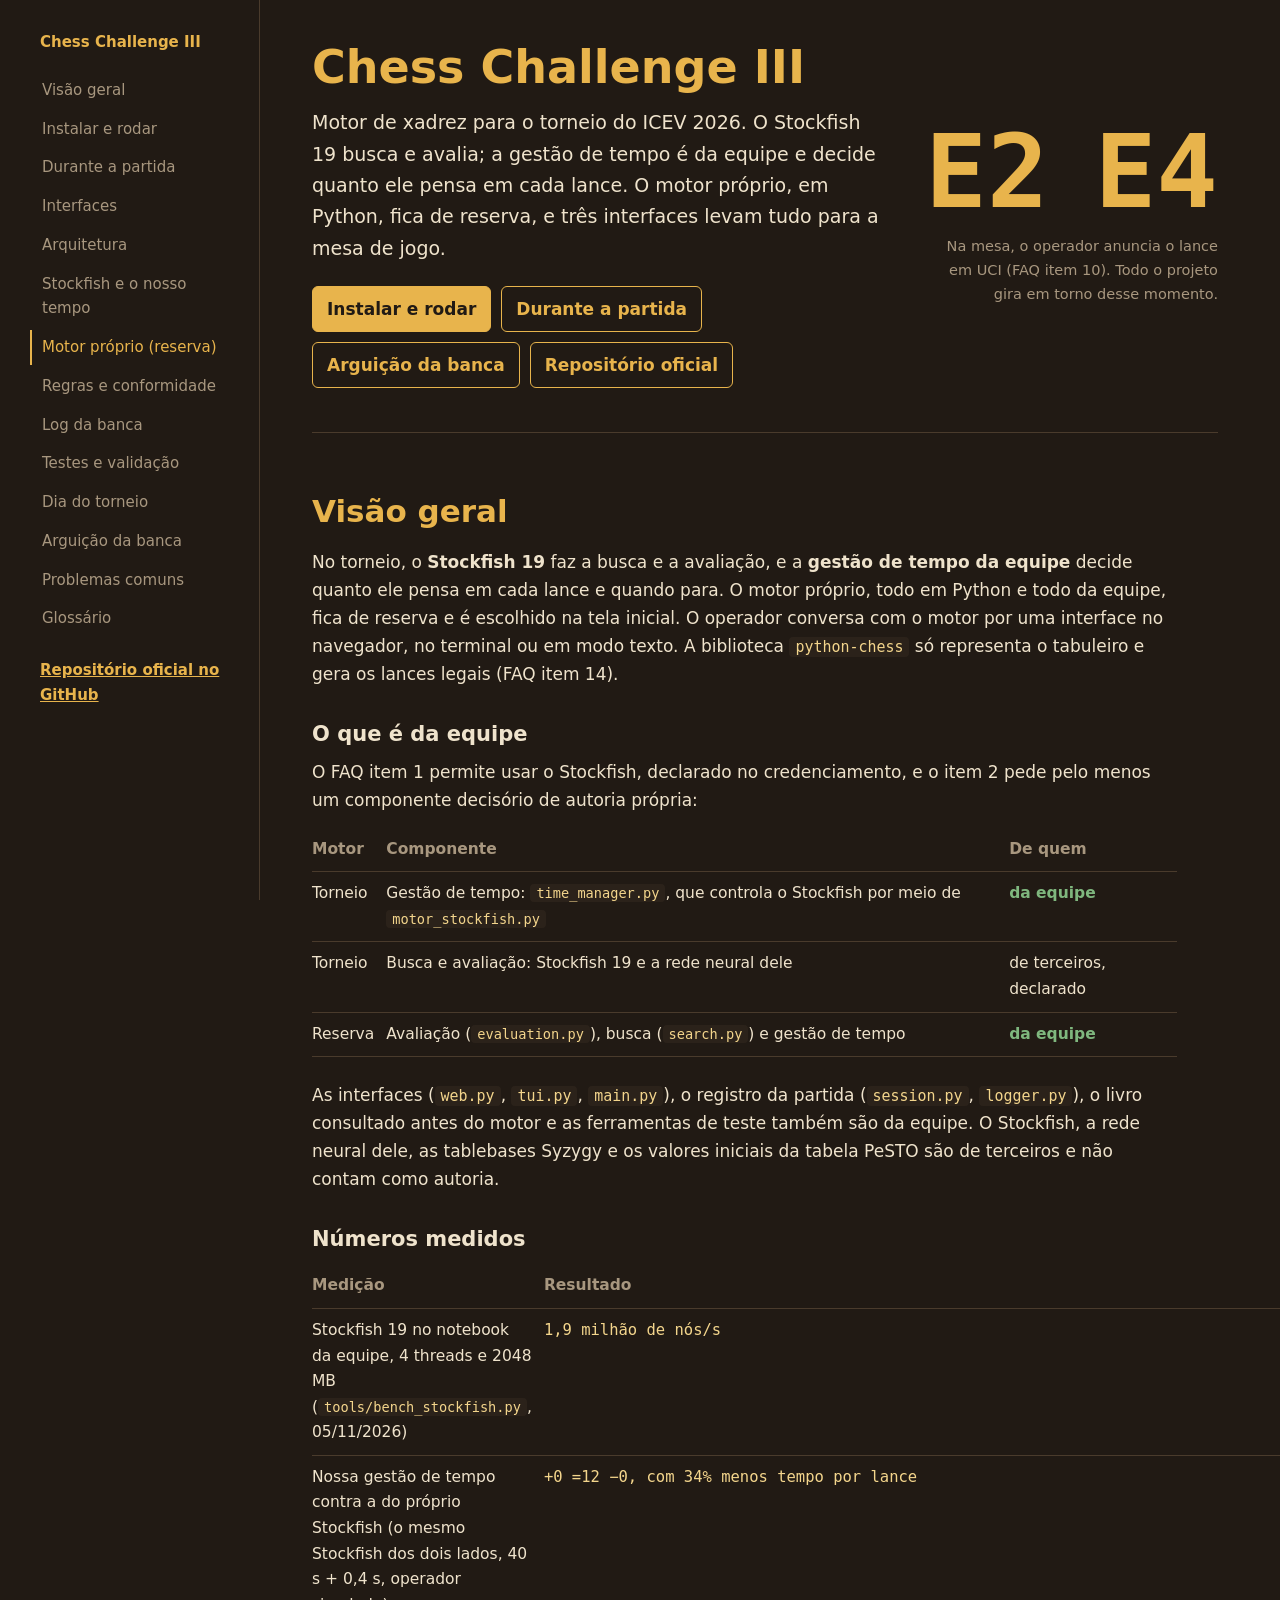
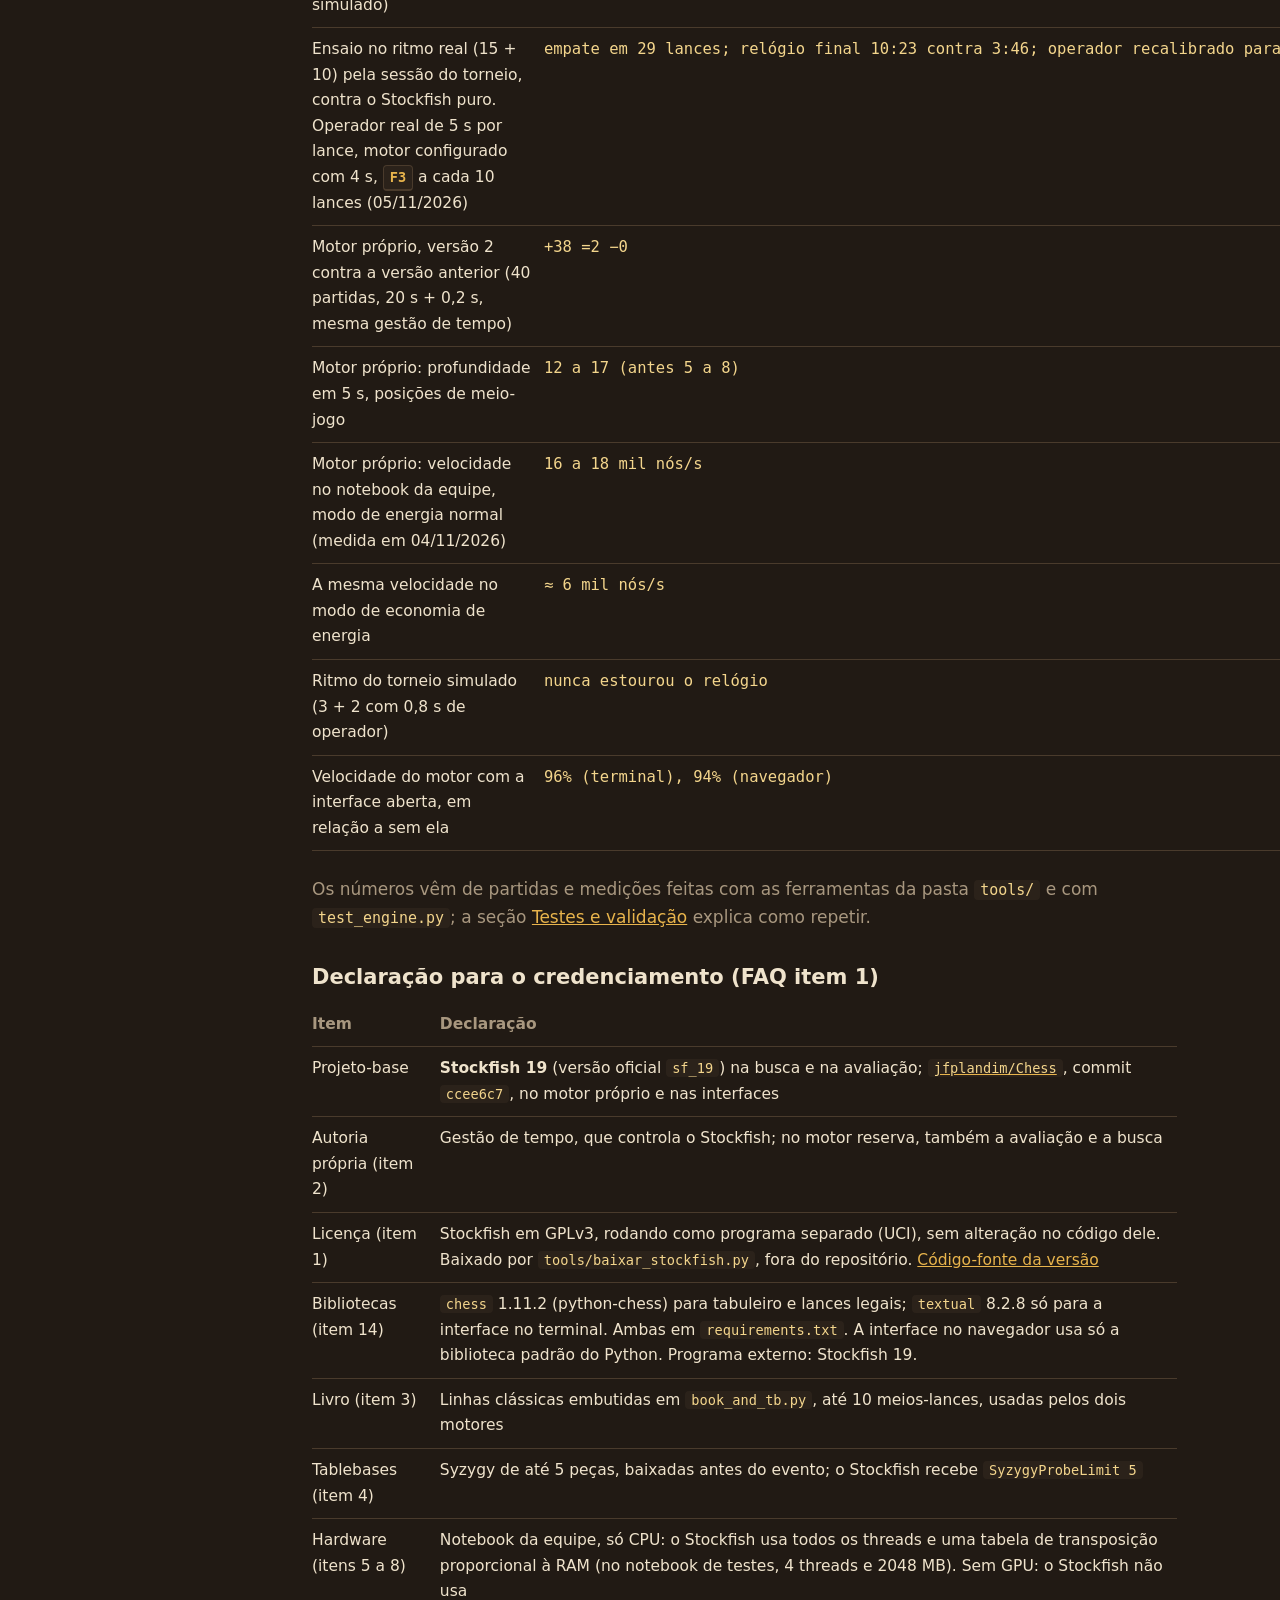
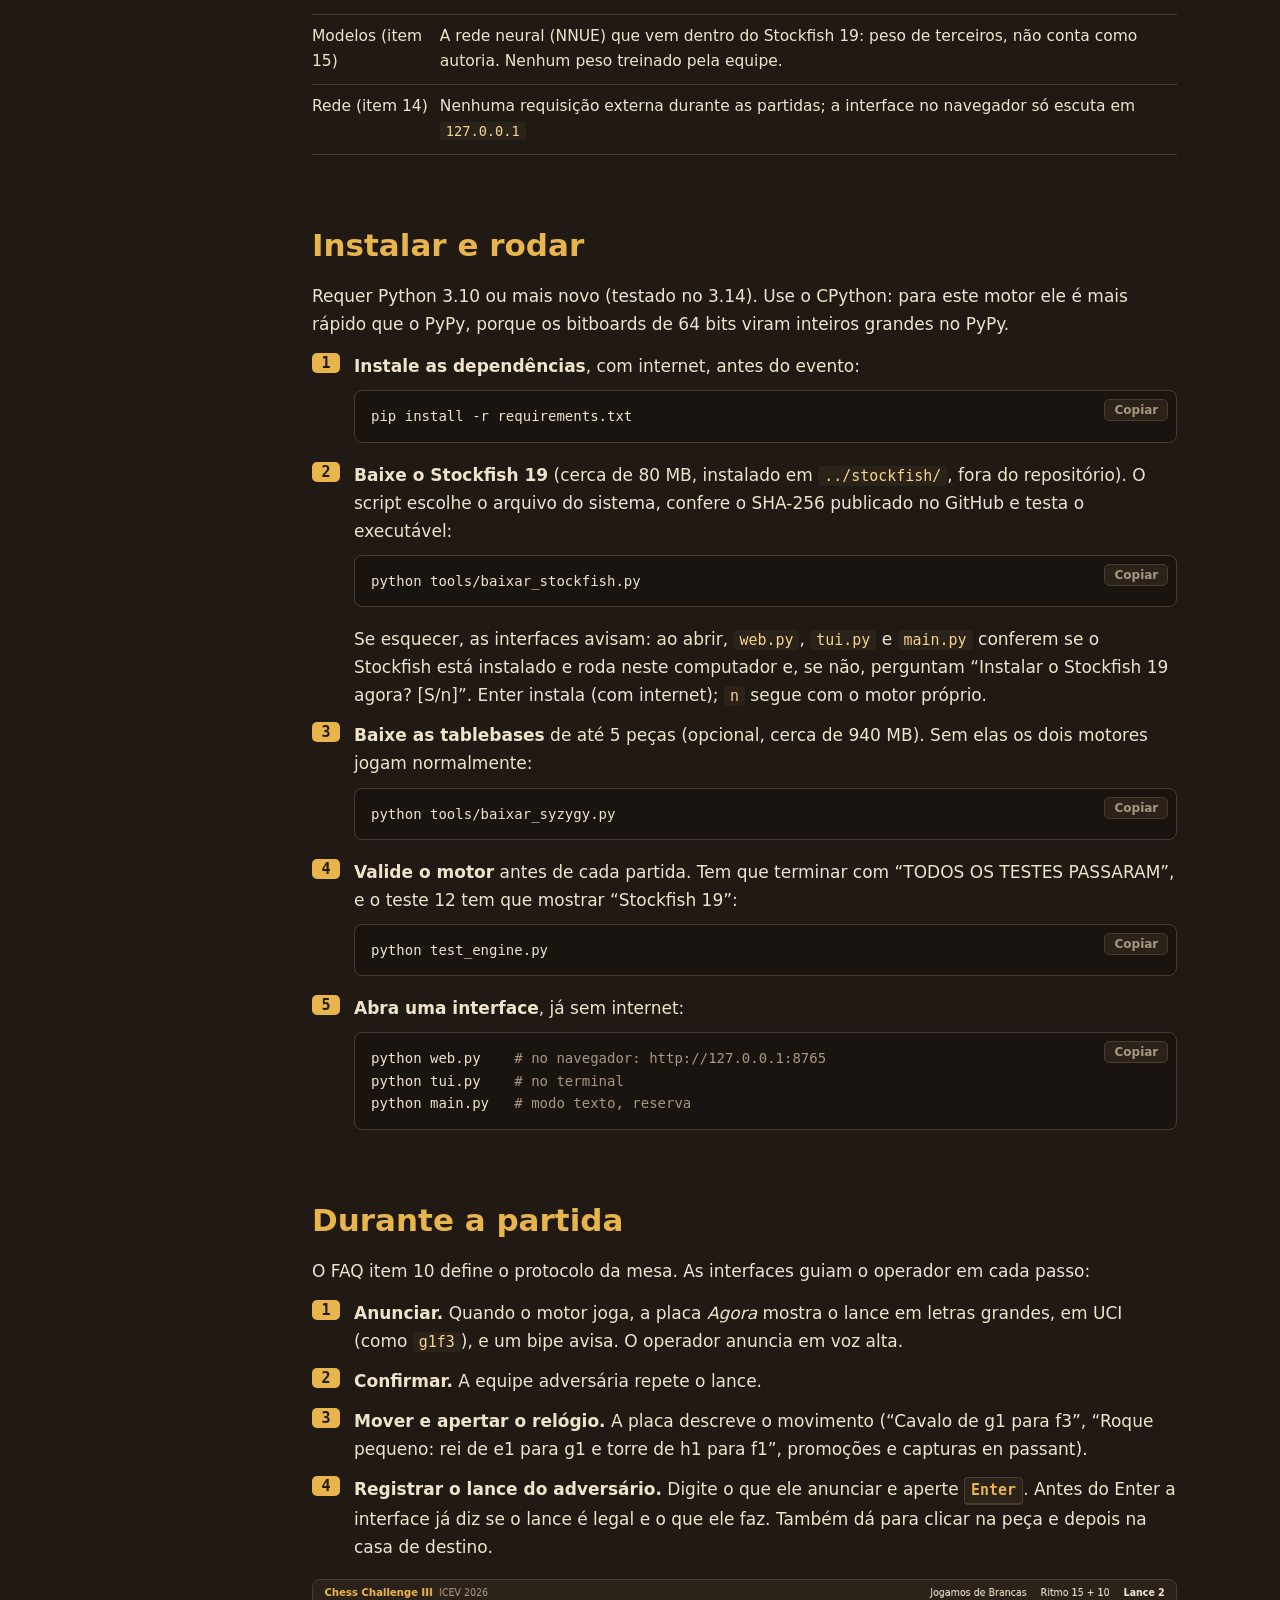
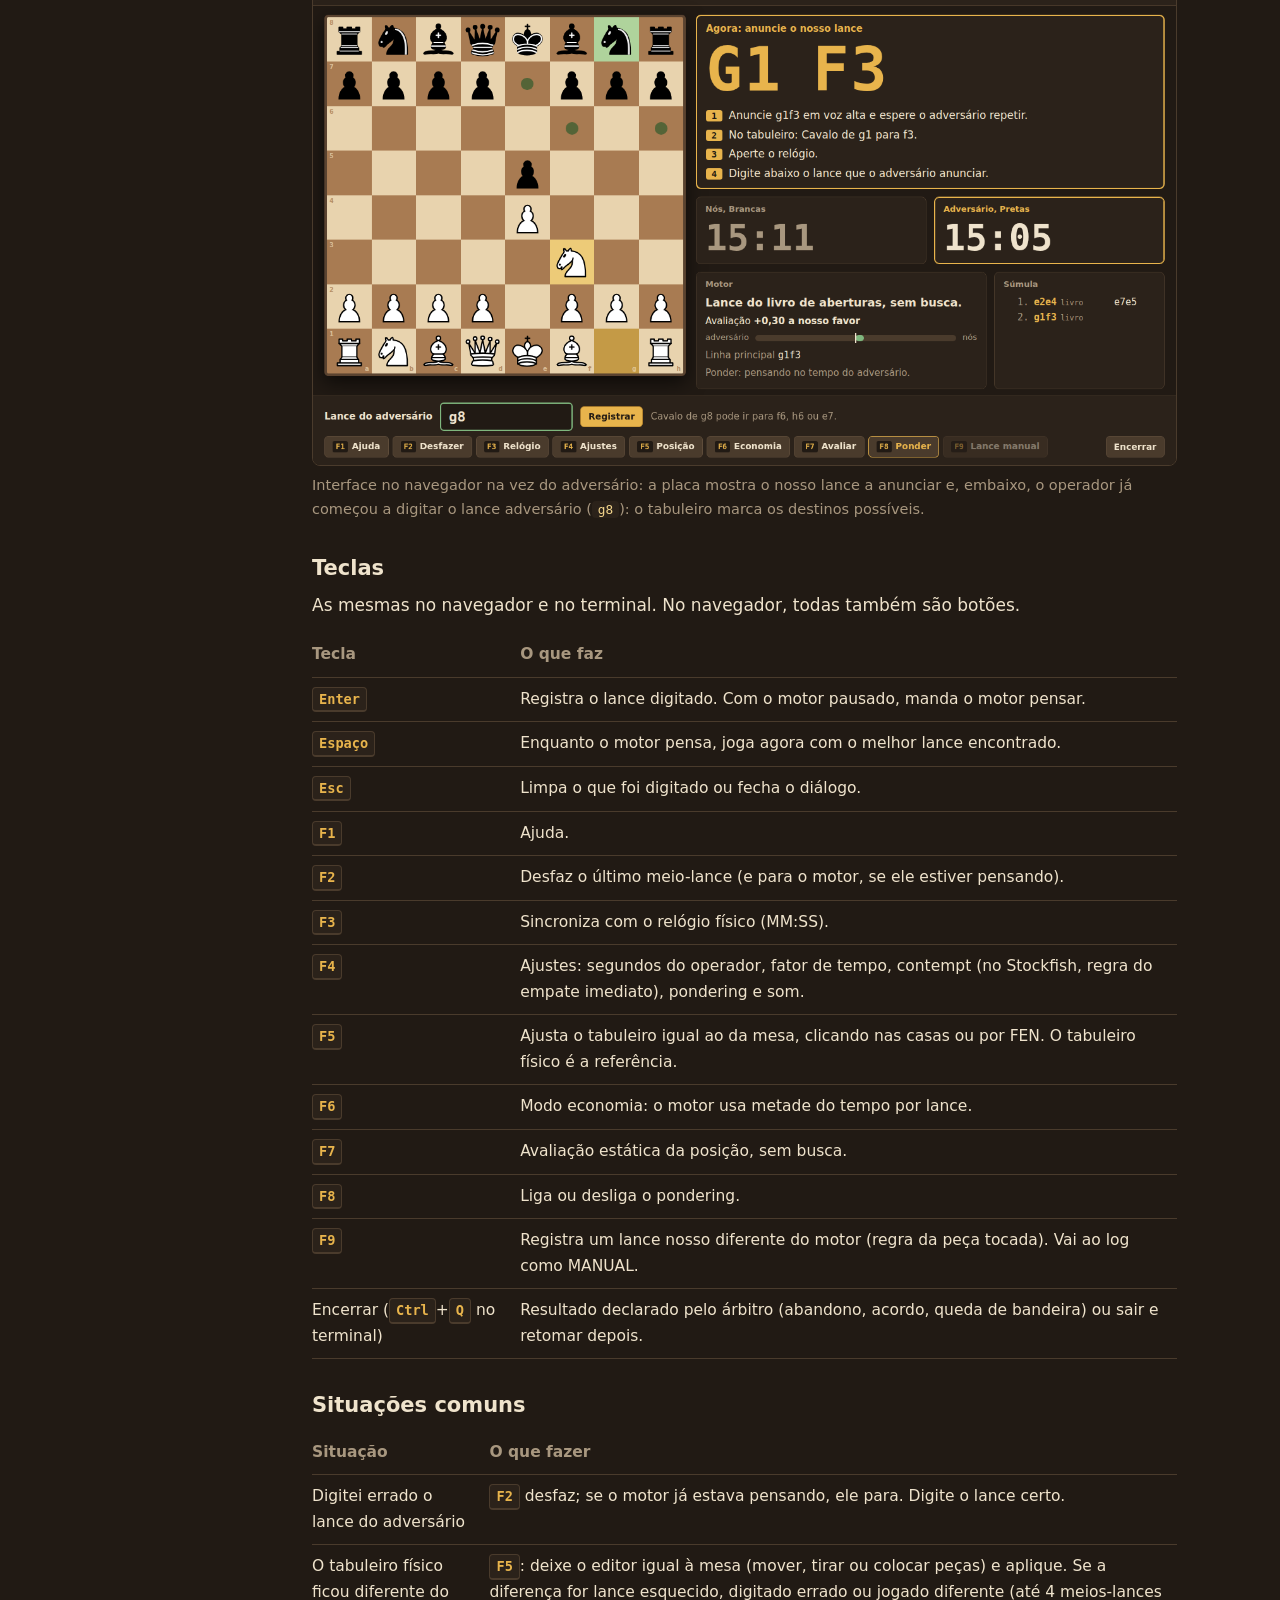
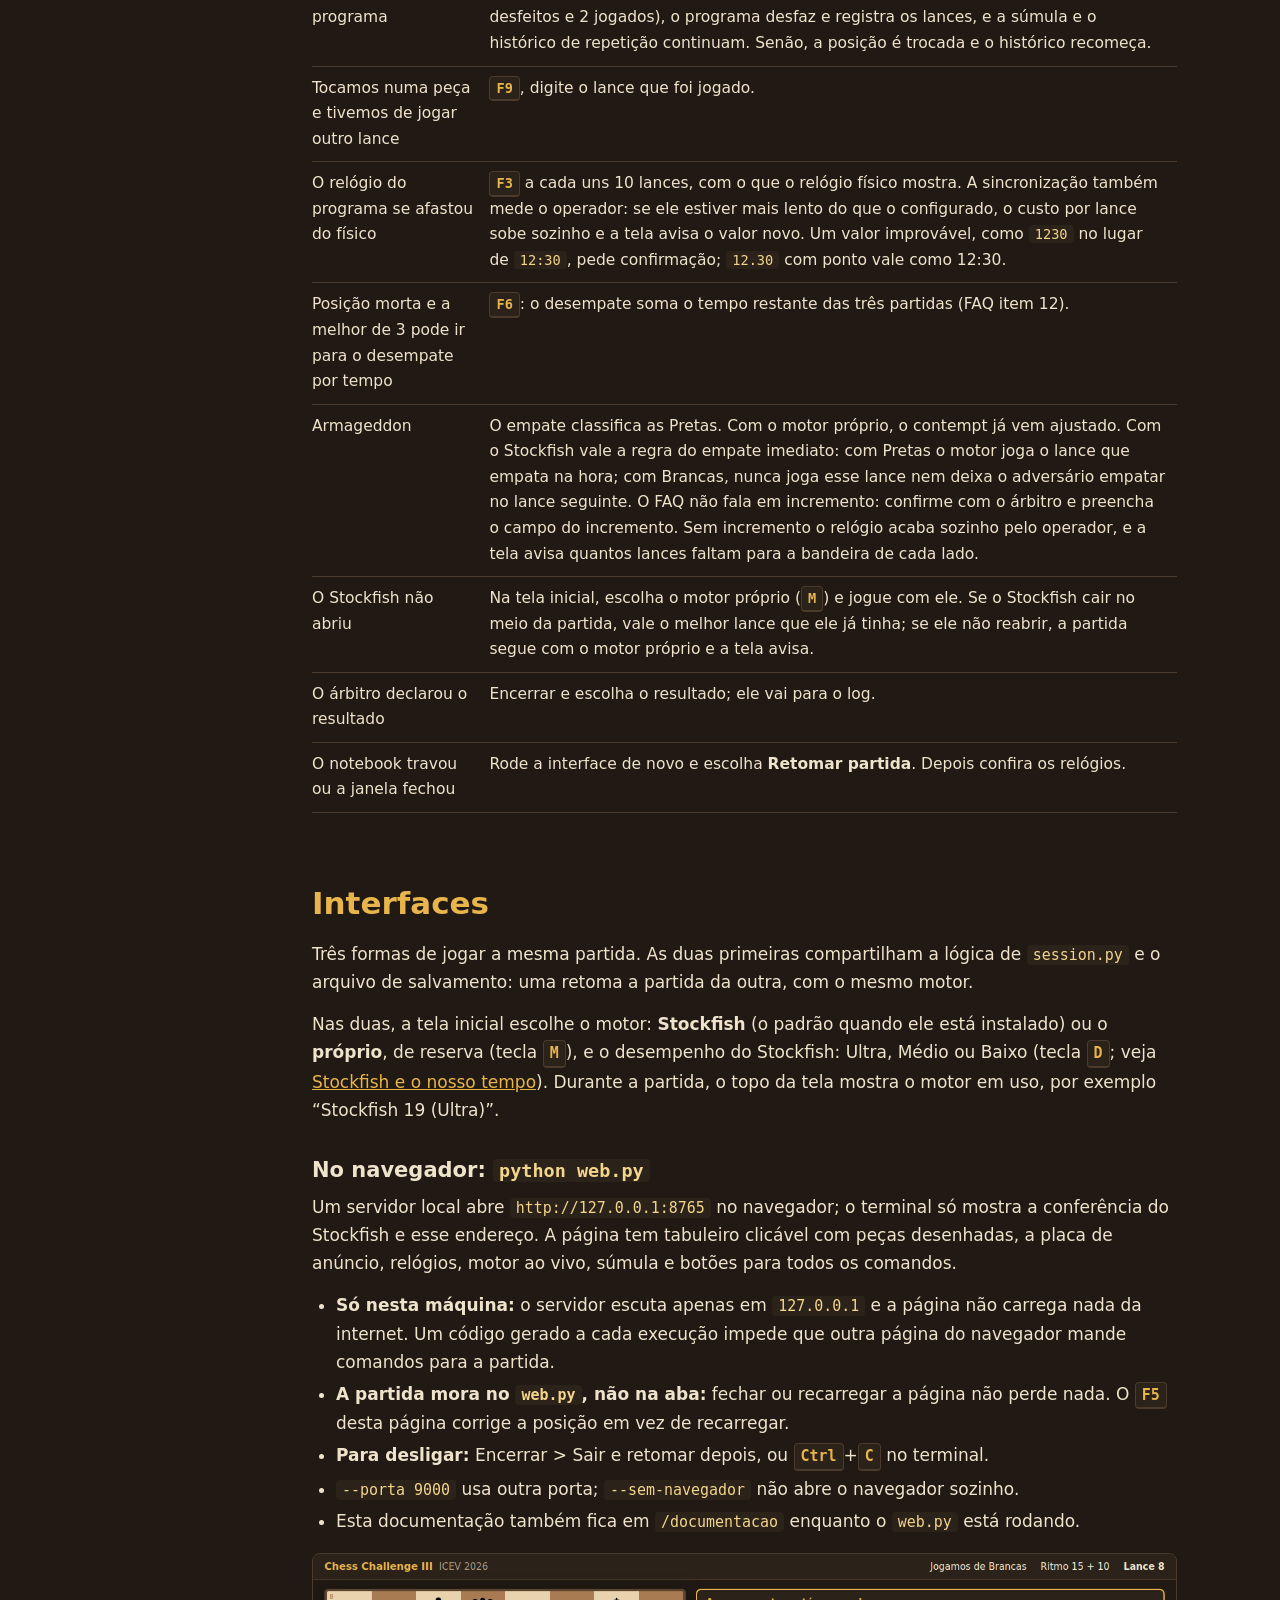
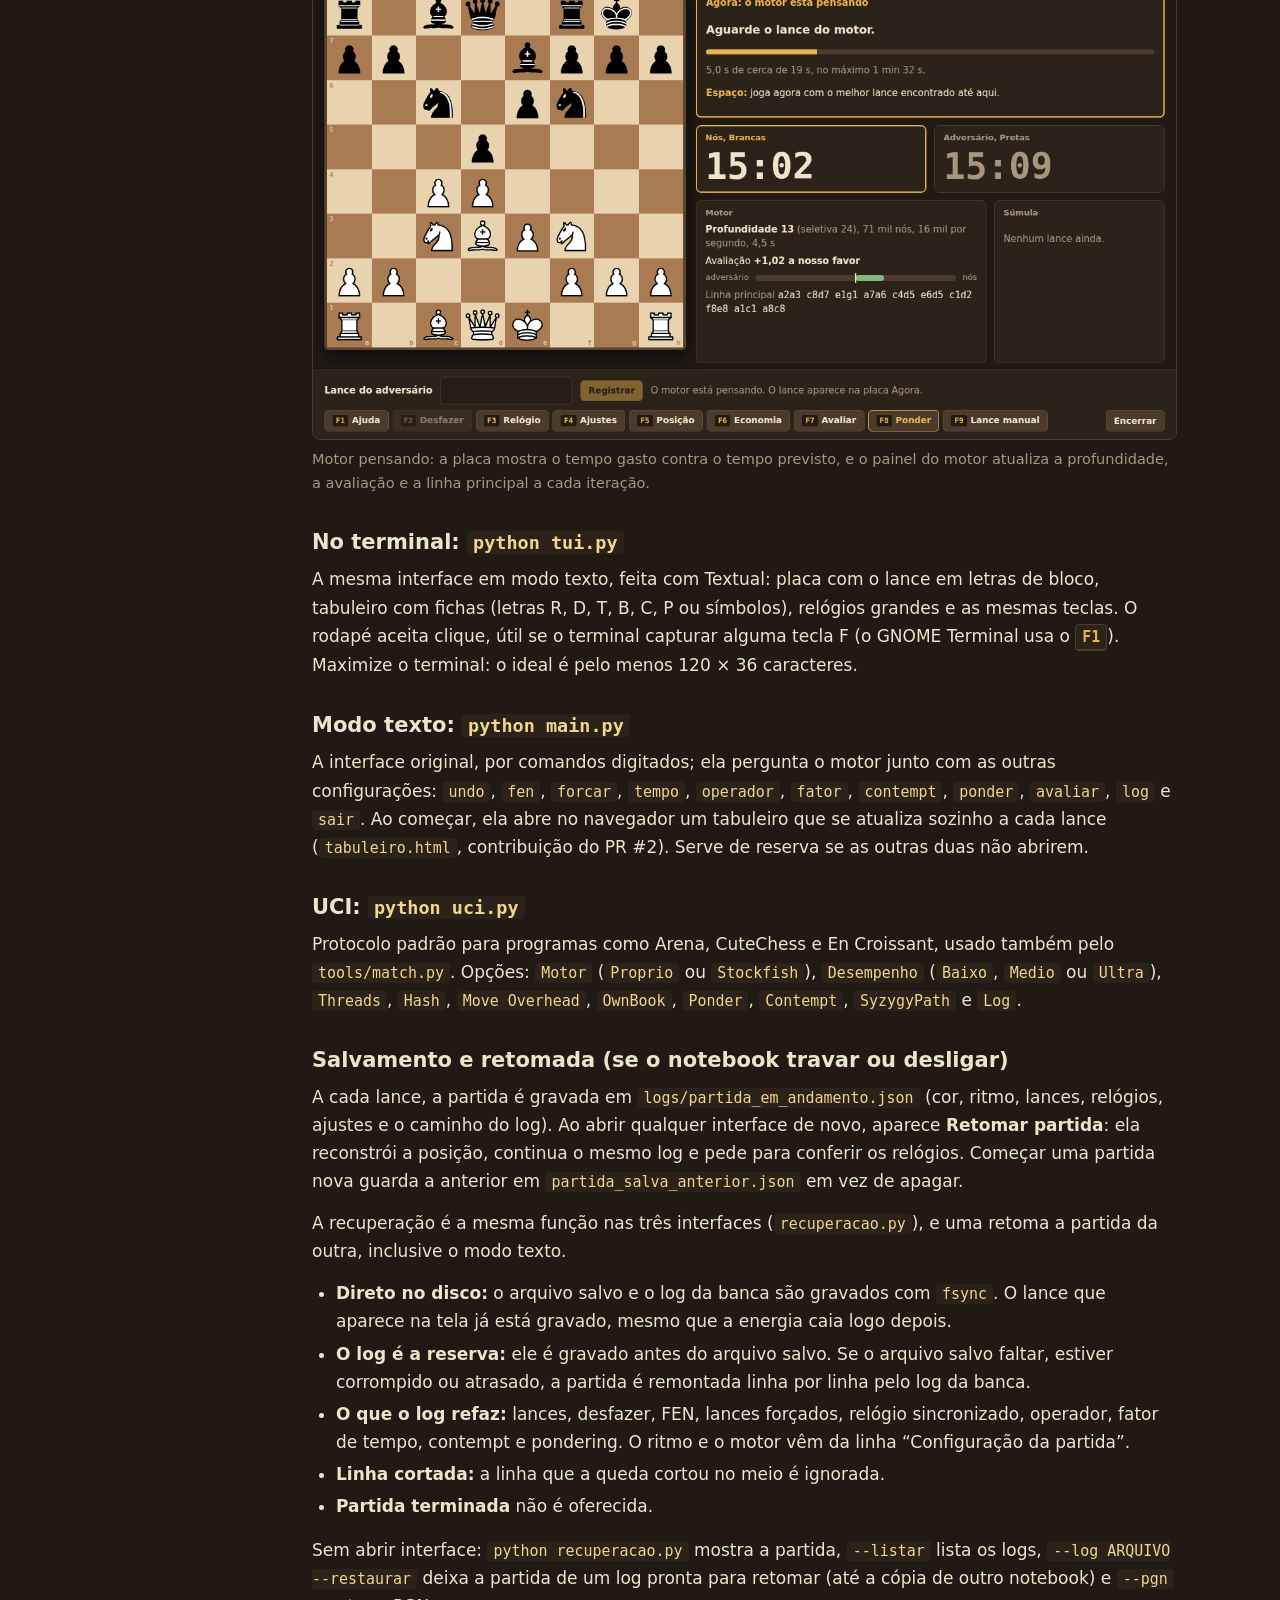
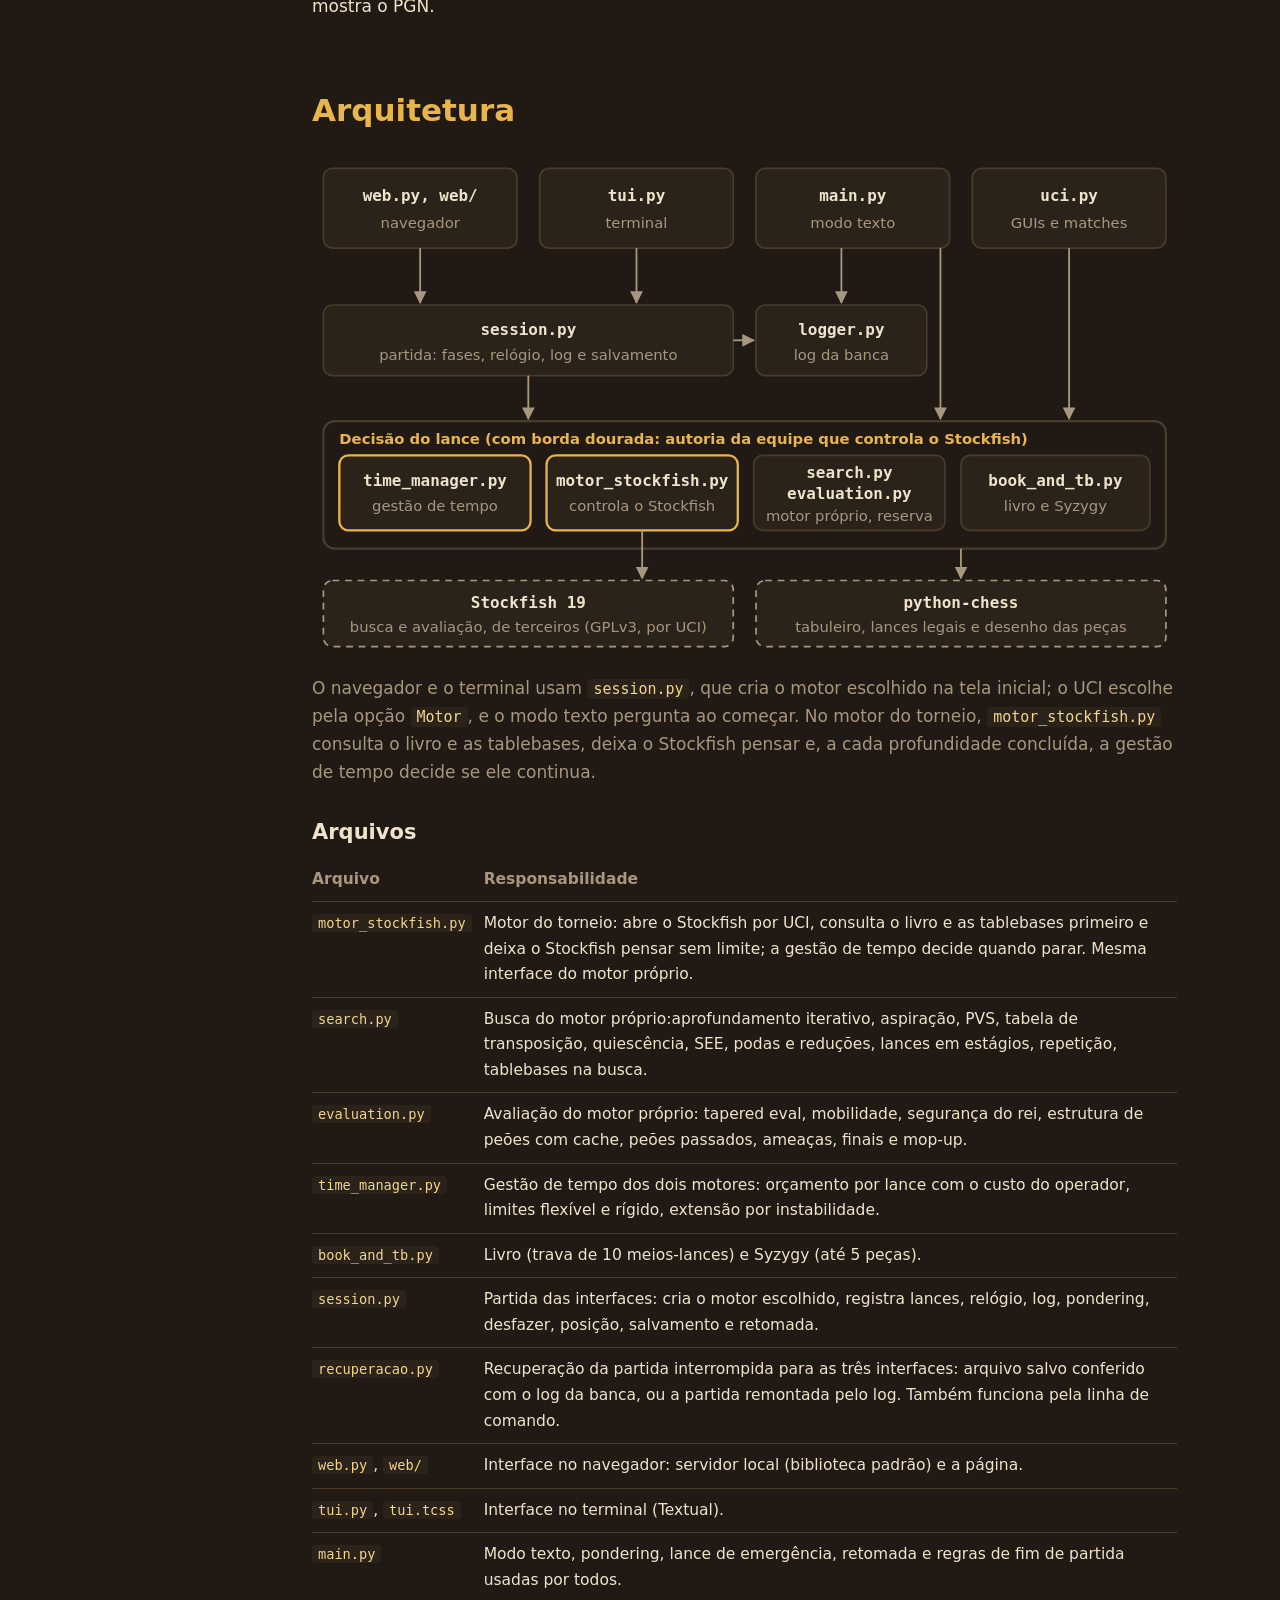
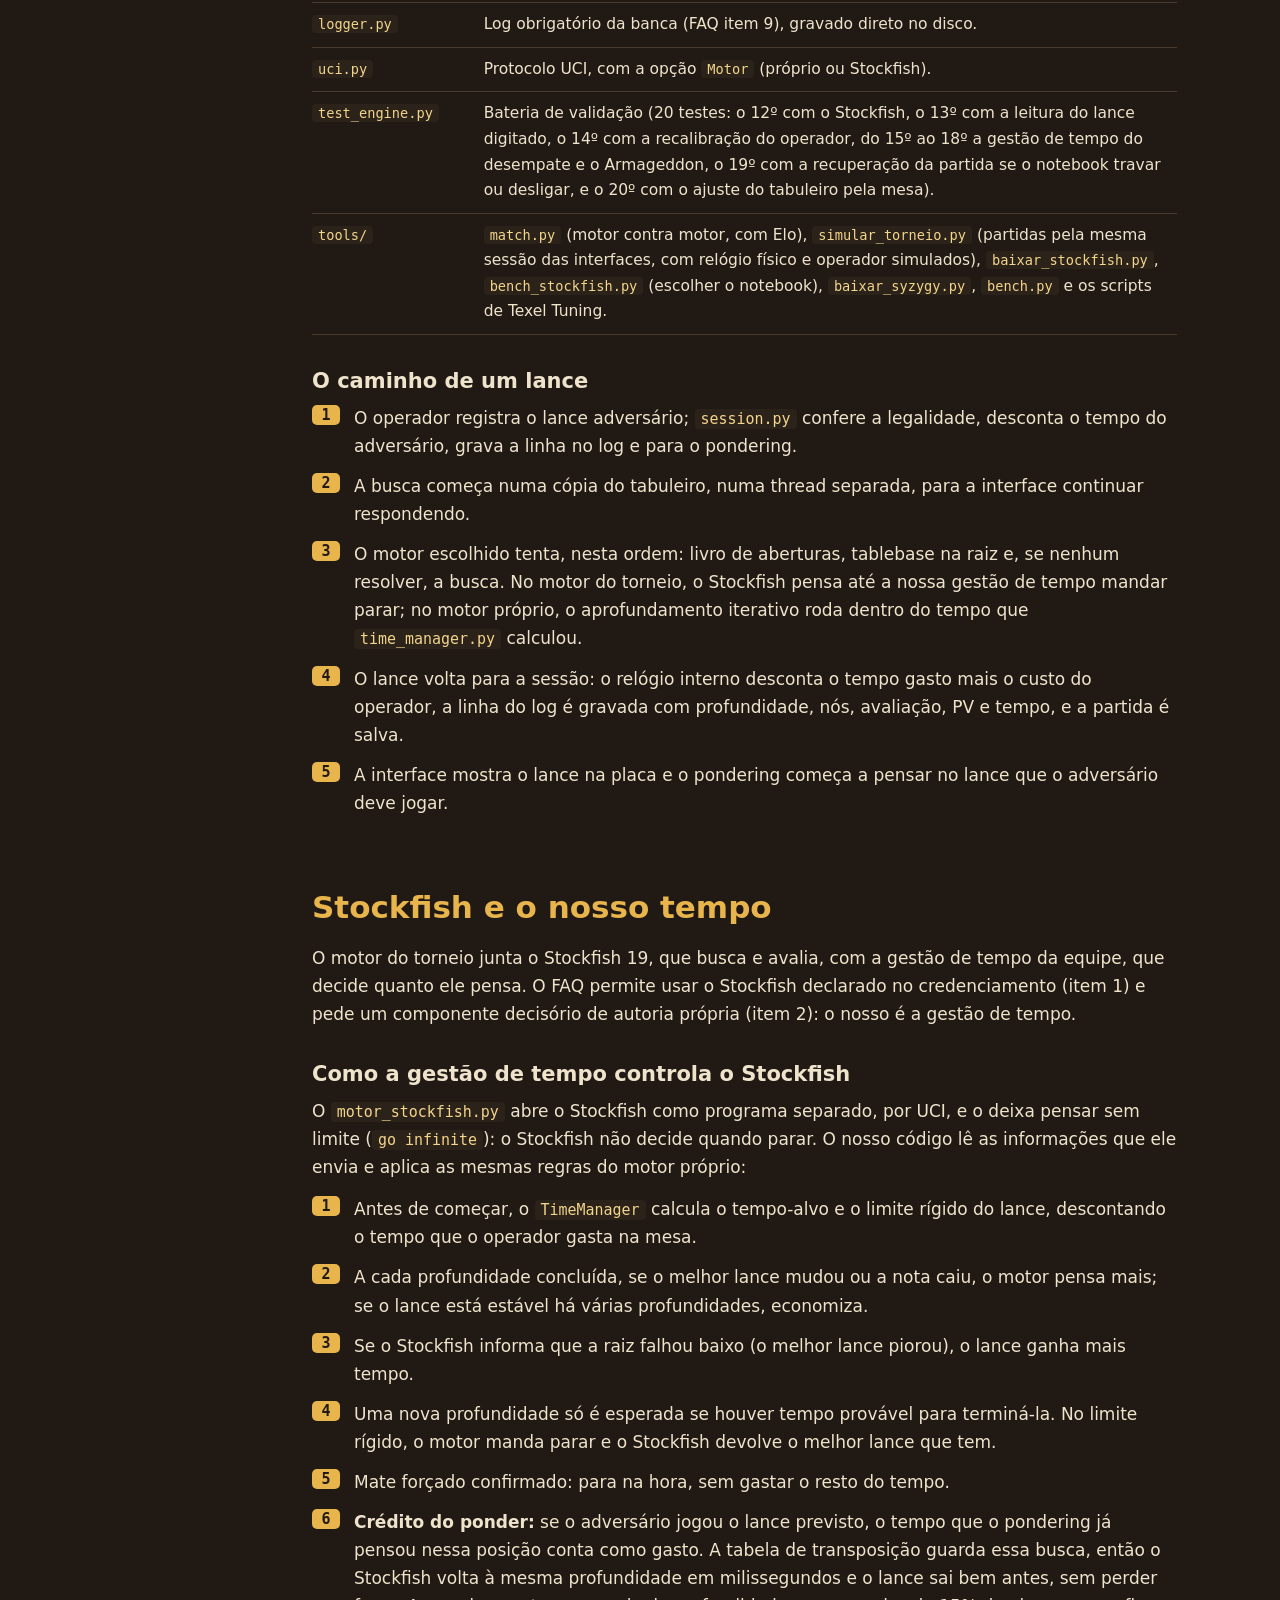
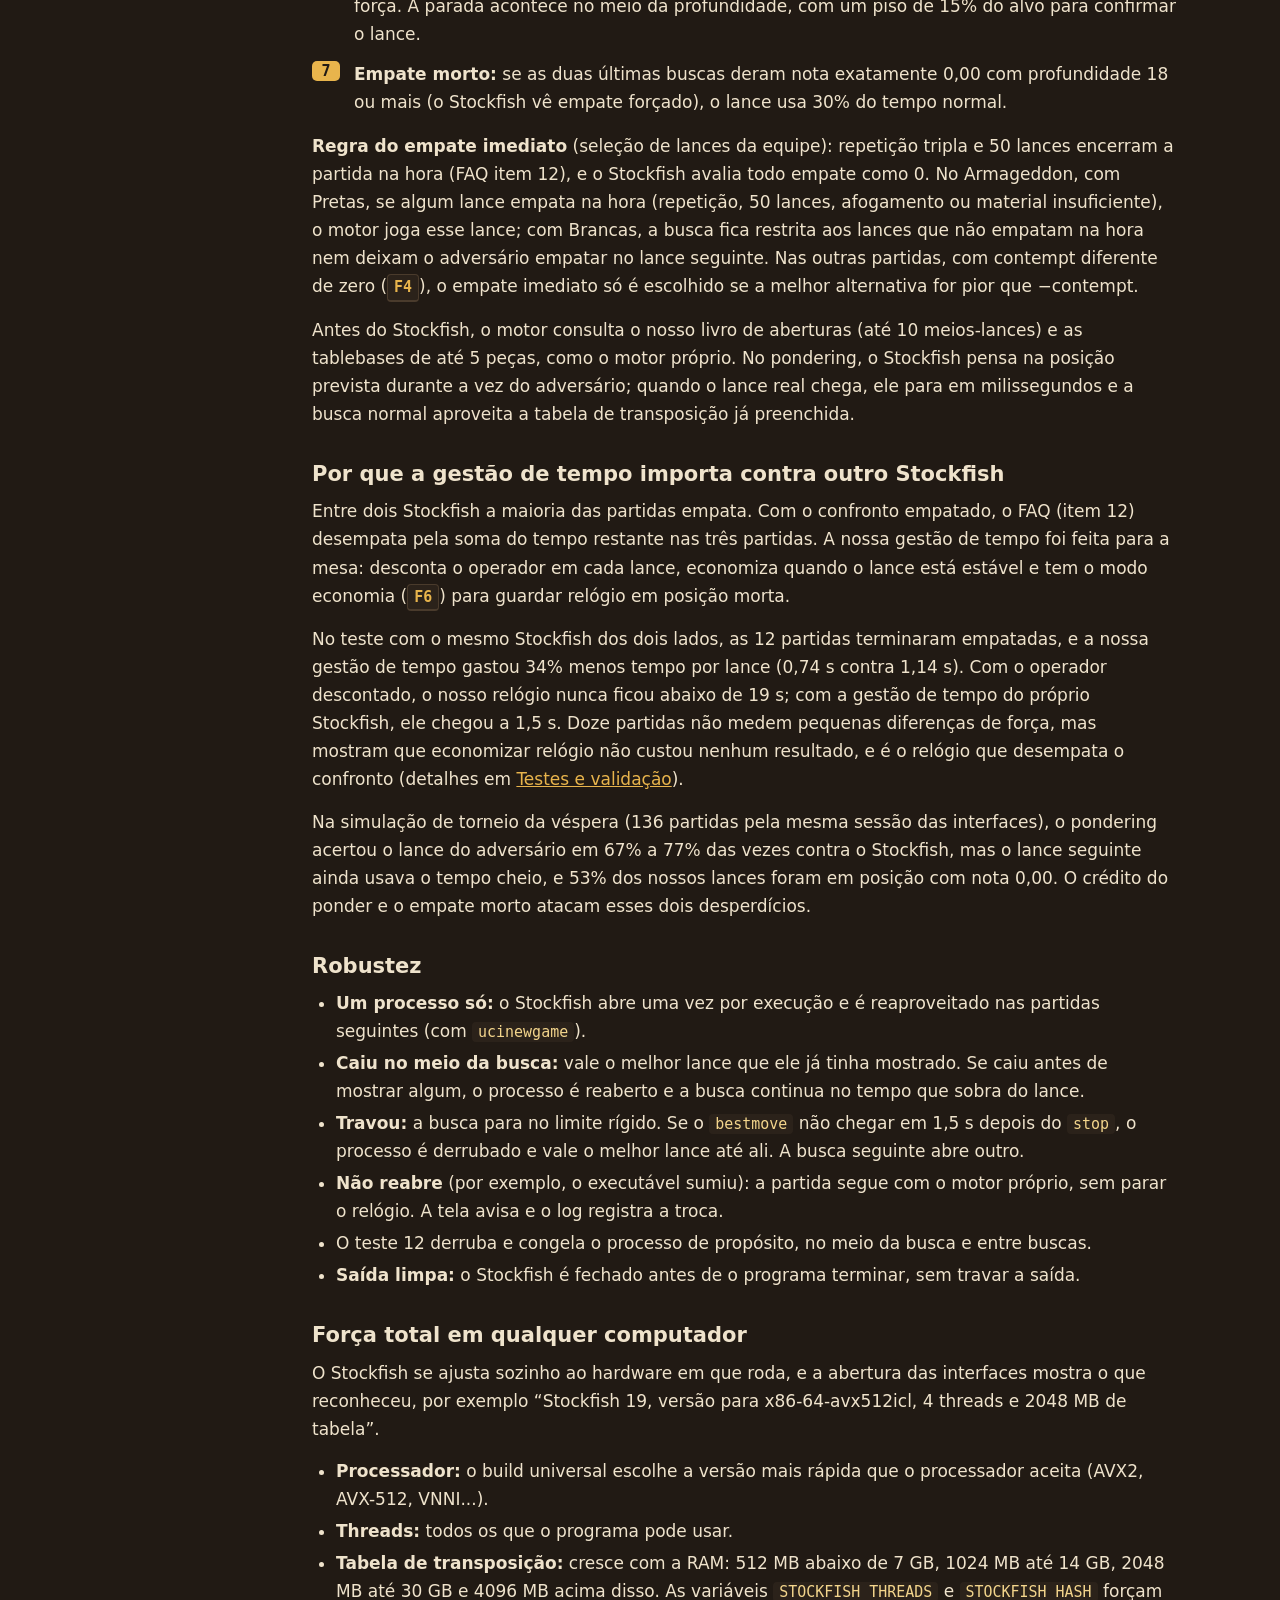
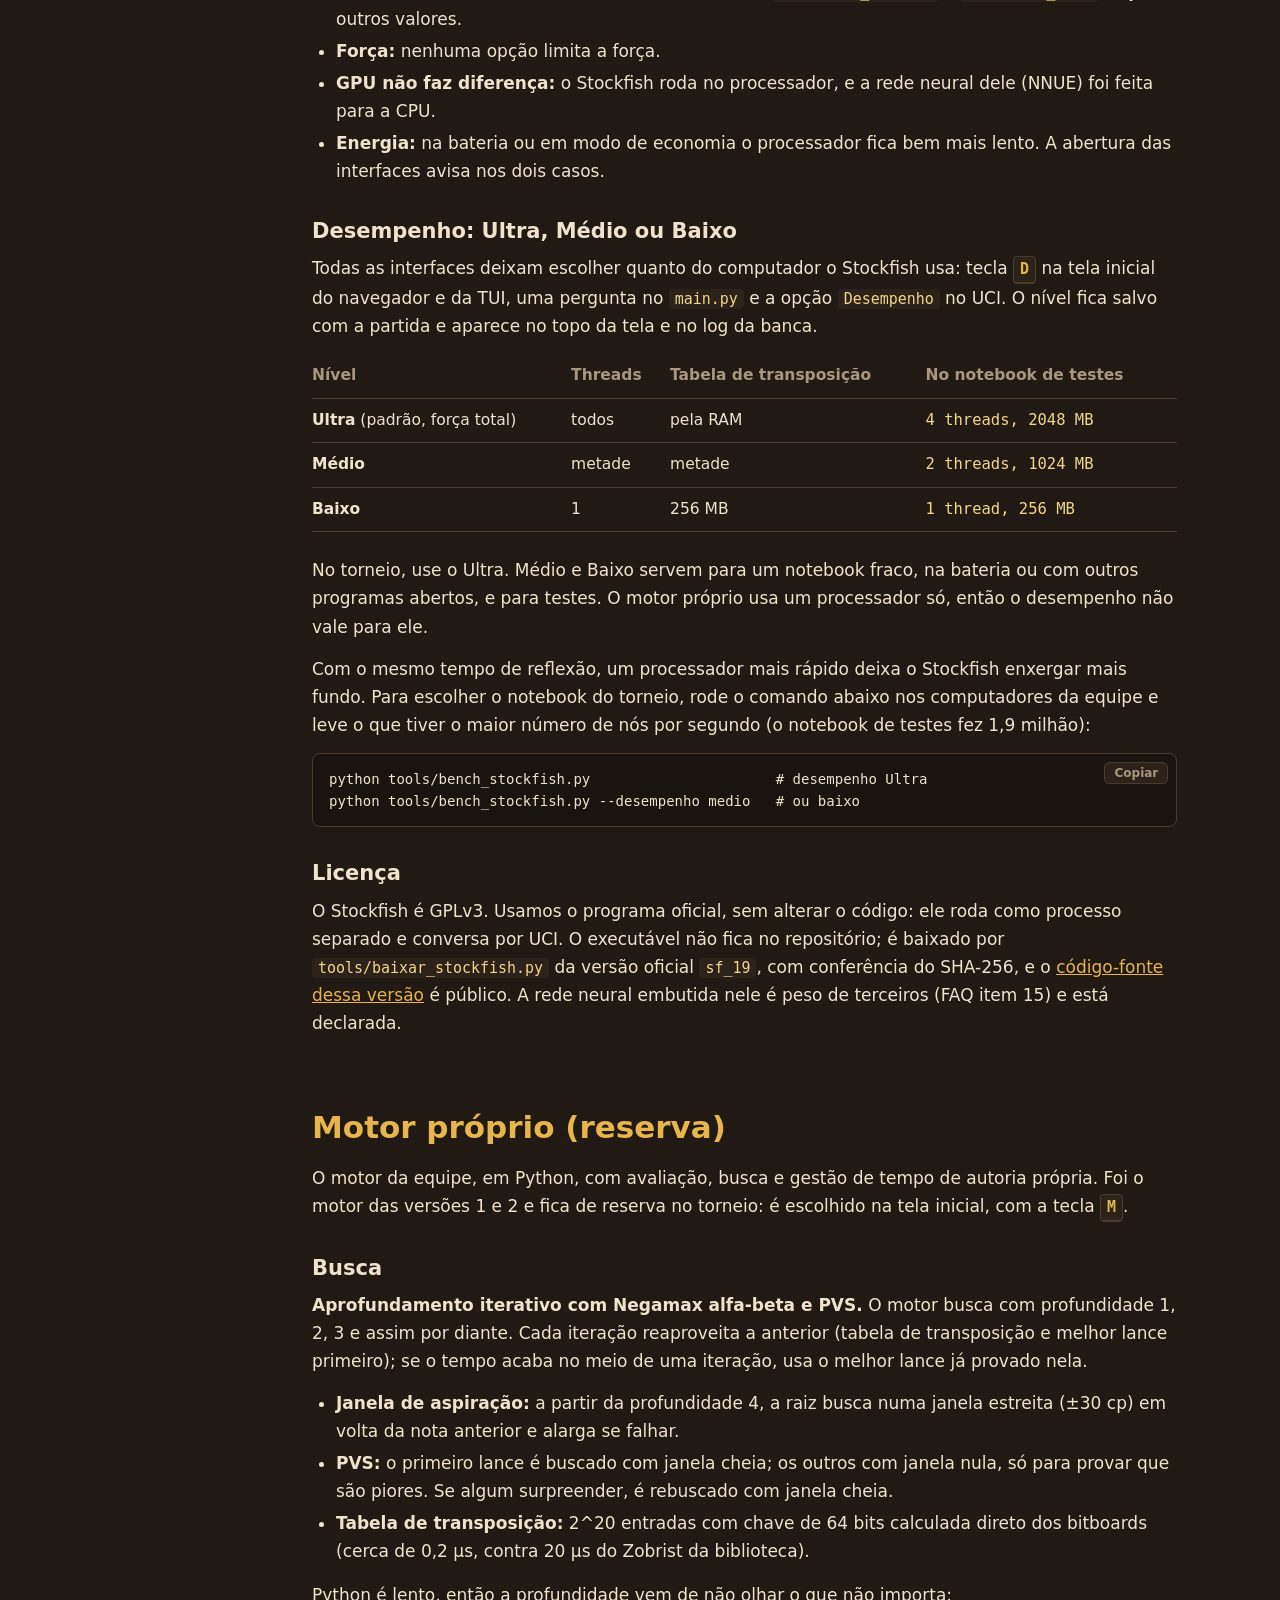
<file: docs/index.html>
<!doctype html>
<html lang="pt-BR">
<head>
<meta charset="utf-8">
<meta name="viewport" content="width=device-width, initial-scale=1">
<title>Documentação do motor | Chess Challenge III</title>
<link rel="icon" href="data:,">
<style>
/* Mesma paleta das interfaces ("mesa de torneio"). Só fontes do sistema: abre sem internet. */
:root {
  --madeira: #211A14;
  --fundo-codigo: #1A1410;
  --painel: #2B221A;
  --borda: #4A3B2C;
  --marfim: #EFE3CC;
  --grafite: #A8977F;
  --latao: #E8B44C;
  --latao-claro: #F3D58C;
  --feltro: #7FB77E;
  --bandeira: #E0583F;
  --texto: "Noto Sans", "DejaVu Sans", "Segoe UI", system-ui, sans-serif;
  --mono: "JetBrains Mono", "Fira Mono", "DejaVu Sans Mono", "Noto Sans Mono", ui-monospace, monospace;
  color-scheme: dark;
}
* { box-sizing: border-box; }
html { scroll-behavior: smooth; }
@media (prefers-reduced-motion: reduce) { html { scroll-behavior: auto; } }
body { margin: 0; background: var(--madeira); color: var(--marfim); font: 17px/1.65 var(--texto); }
a { color: var(--latao); }
a:focus-visible, button:focus-visible, summary:focus-visible { outline: 2px solid var(--latao); outline-offset: 2px; }
.pular { position: absolute; left: -999px; top: 8px; padding: 8px 12px; background: var(--latao); color: var(--madeira); }
.pular:focus { left: 8px; z-index: 5; }

.layout { display: grid; grid-template-columns: 250px minmax(0, 1fr); max-width: 1260px; margin: 0 auto; }
.indice {
  position: sticky; top: 0; height: 100vh; overflow: auto;
  padding: 30px 14px 30px 20px; border-right: 1px solid var(--borda); font-size: 15px;
}
.indice .marca { display: block; margin: 0 0 18px 10px; color: var(--latao); font-weight: 800; text-decoration: none; }
.indice ol { margin: 0; padding: 0; list-style: none; }
.indice a.secao {
  display: block; padding: 5px 10px; border-left: 2px solid transparent;
  color: var(--grafite); text-decoration: none;
}
.indice a.secao:hover { color: var(--marfim); }
.indice a.secao.ativo { border-left-color: var(--latao); color: var(--latao); }
.indice .repo { display: block; margin: 22px 0 0 10px; color: var(--latao); font-weight: 700; }

main { padding: 40px 52px 90px; min-width: 0; }
section { max-width: 80ch; margin: 0 0 72px; scroll-margin-top: 24px; }
h1, h2, h3 { line-height: 1.2; }
h2 { margin: 0 0 18px; color: var(--latao); font-size: 31px; }
h3 { margin: 34px 0 10px; font-size: 21px; }
h4 { margin: 22px 0 6px; font-size: 17px; color: var(--latao-claro); }
p { margin: 0 0 14px; }
ul, ol { margin: 0 0 16px; padding-left: 24px; }
li { margin: 4px 0; }
.fraco { color: var(--grafite); }
code, kbd { font-family: var(--mono); font-size: .88em; }
code { padding: 1px 6px; border-radius: 4px; background: var(--painel); color: var(--latao-claro); }
kbd {
  display: inline-block; padding: 0 6px; border: 1px solid var(--borda); border-bottom-width: 2px;
  border-radius: 4px; background: var(--painel); color: var(--latao); font-weight: 700;
}
pre {
  position: relative; margin: 10px 0 18px; padding: 14px 16px; overflow: auto;
  border: 1px solid var(--borda); border-radius: 8px; background: var(--fundo-codigo);
  font: 14px/1.6 var(--mono); color: var(--marfim);
}
pre code { padding: 0; background: none; color: inherit; font-size: inherit; }
pre .com { color: var(--grafite); }
.copiar {
  position: absolute; top: 8px; right: 8px; padding: 3px 9px; border: 1px solid var(--borda);
  border-radius: 5px; background: var(--painel); color: var(--grafite); font: 600 12px var(--texto); cursor: pointer;
}
.copiar:hover { color: var(--marfim); }
table { width: 100%; margin: 12px 0 24px; border-collapse: collapse; font-size: 15.5px; }
th, td { padding: 9px 12px 9px 0; border-bottom: 1px solid var(--borda); text-align: left; vertical-align: top; }
th { color: var(--grafite); font-weight: 600; }
td.num { white-space: nowrap; font-family: var(--mono); color: var(--latao-claro); }
.ok { color: var(--feltro); font-weight: 700; }
.nao { color: var(--bandeira); font-weight: 700; }
.nota {
  margin: 18px 0; padding: 12px 16px; border-left: 4px solid var(--latao);
  border-radius: 4px; background: var(--painel);
}
.nota p:last-child { margin: 0; }
figure { margin: 18px 0 28px; }
figure img { display: block; width: 100%; height: auto; border: 1px solid var(--borda); border-radius: 8px; }
figcaption { margin-top: 8px; color: var(--grafite); font-size: 14.5px; }
.diagrama { width: 100%; height: auto; margin: 10px 0 8px; }
.diagrama rect { fill: var(--painel); stroke: var(--borda); stroke-width: 1.5; }
.diagrama .grupo { fill: none; stroke: var(--borda); stroke-width: 2; }
.diagrama rect.nosso { stroke: var(--latao); stroke-width: 2; }
.diagrama .terceiro { stroke-dasharray: 6 5; stroke: var(--grafite); }
.diagrama .arq { fill: var(--marfim); font: 700 14px var(--mono); }
.diagrama .desc { fill: var(--grafite); font: 13px var(--texto); }
.diagrama .rotulo { fill: var(--latao); font: 700 13px var(--texto); }
.diagrama .seta { stroke: var(--grafite); stroke-width: 1.6; fill: none; marker-end: url(#ponta); }
.diagrama #ponta path { fill: var(--grafite); }
details { margin: 10px 0; border: 1px solid var(--borda); border-radius: 8px; background: var(--painel); }
summary { padding: 12px 16px; cursor: pointer; font-weight: 700; }
details[open] summary { color: var(--latao); }
details > div { padding: 0 16px 6px; }
dl { margin: 0; }
dt { margin-top: 14px; font-weight: 700; color: var(--latao-claro); }
dd { margin: 2px 0 0; }

/* Abertura */
.abertura {
  display: grid; grid-template-columns: minmax(0, 1fr) auto; gap: 36px; align-items: center;
  max-width: none; margin-bottom: 60px; padding-bottom: 44px; border-bottom: 1px solid var(--borda);
}
.abertura h1 { margin: 0 0 12px; color: var(--latao); font-size: 46px; }
.abertura .lide { margin: 0 0 22px; font-size: 19px; }
.atalhos { display: flex; flex-wrap: wrap; gap: 10px; }
.atalhos a {
  padding: 8px 14px; border: 1px solid var(--latao); border-radius: 6px;
  color: var(--latao); font-weight: 700; text-decoration: none;
}
.atalhos a.principal { background: var(--latao); color: var(--madeira); }
.emblema { text-align: right; }
.emblema .lance { display: flex; justify-content: flex-end; gap: .45em; color: var(--latao); font: 800 clamp(58px, 8vw, 112px)/1 var(--mono); }
.emblema p { max-width: 280px; margin: 12px 0 0 auto; color: var(--grafite); font-size: 14.5px; }

/* Passos do protocolo (sequência real: numeração faz sentido) */
.passos { padding: 0; list-style: none; counter-reset: passo; }
.passos > li { position: relative; margin: 0 0 12px; padding-left: 42px; counter-increment: passo; }
.passos > li::before {
  content: counter(passo); position: absolute; left: 0; top: 1px; width: 28px; padding: 1px 0;
  border-radius: 5px; background: var(--latao); color: var(--madeira); font: 700 15px var(--mono); text-align: center;
}

@media (max-width: 920px) {
  .layout { grid-template-columns: 1fr; }
  .indice { position: static; height: auto; border-right: 0; border-bottom: 1px solid var(--borda); }
  .indice ol { display: flex; flex-wrap: wrap; gap: 2px 8px; }
  main { padding: 28px 18px 70px; }
  .abertura { grid-template-columns: 1fr; }
  .emblema { text-align: left; }
  .emblema .lance { justify-content: flex-start; }
  .emblema p { margin-left: 0; }
  table { display: block; overflow-x: auto; }
  td.num { white-space: normal; }
}

/* Impressão: fundo branco para levar o guia da arguição no papel */
@media print {
  :root {
    --madeira: #fff; --fundo-codigo: #f6f6f6; --painel: #f2f2f2; --borda: #bbb;
    --marfim: #111; --grafite: #444; --latao: #7a4e00; --latao-claro: #7a4e00; --feltro: #1d6b1a; --bandeira: #a42a15;
    color-scheme: light;
  }
  body { font-size: 12pt; }
  .indice, .copiar, .atalhos, .pular { display: none; }
  .layout { display: block; }
  main { padding: 0; }
  section { break-inside: auto; margin-bottom: 28px; }
  details { border: 0; background: none; }
  details > div { display: block; }
  figure { break-inside: avoid; }
}
</style>
</head>
<body>
<a class="pular" href="#visao-geral">Pular para o conteúdo</a>
<div class="layout">

<nav class="indice" aria-label="Índice">
  <a class="marca" href="#topo">Chess Challenge III</a>
  <ol>
    <li><a class="secao" href="#visao-geral">Visão geral</a></li>
    <li><a class="secao" href="#comecar">Instalar e rodar</a></li>
    <li><a class="secao" href="#partida">Durante a partida</a></li>
    <li><a class="secao" href="#interfaces">Interfaces</a></li>
    <li><a class="secao" href="#arquitetura">Arquitetura</a></li>
    <li><a class="secao" href="#stockfish">Stockfish e o nosso tempo</a></li>
    <li><a class="secao" href="#motor">Motor próprio (reserva)</a></li>
    <li><a class="secao" href="#regras">Regras e conformidade</a></li>
    <li><a class="secao" href="#log">Log da banca</a></li>
    <li><a class="secao" href="#testes">Testes e validação</a></li>
    <li><a class="secao" href="#torneio">Dia do torneio</a></li>
    <li><a class="secao" href="#arguicao">Arguição da banca</a></li>
    <li><a class="secao" href="#problemas">Problemas comuns</a></li>
    <li><a class="secao" href="#glossario">Glossário</a></li>
  </ol>
  <a class="repo" href="https://github.com/jfplandim/Chess">Repositório oficial no GitHub</a>
</nav>

<main id="topo">

<header class="abertura">
  <div>
    <h1>Chess Challenge III</h1>
    <p class="lide">Motor de xadrez para o torneio do ICEV 2026. O Stockfish 19 busca e avalia; a
      gestão de tempo é da equipe e decide quanto ele pensa em cada lance. O motor próprio, em Python,
      fica de reserva, e três interfaces levam tudo para a mesa de jogo.</p>
    <div class="atalhos">
      <a class="principal" href="#comecar">Instalar e rodar</a>
      <a href="#partida">Durante a partida</a>
      <a href="#arguicao">Arguição da banca</a>
      <a href="https://github.com/jfplandim/Chess">Repositório oficial</a>
    </div>
  </div>
  <div class="emblema" aria-hidden="true">
    <div class="lance"><span>E2</span><span>E4</span></div>
    <p>Na mesa, o operador anuncia o lance em UCI (FAQ item 10). Todo o projeto gira em torno desse momento.</p>
  </div>
</header>

<!-- ================================================================ -->
<section id="visao-geral">
  <h2>Visão geral</h2>
  <p>No torneio, o <strong>Stockfish 19</strong> faz a busca e a avaliação, e a <strong>gestão de tempo
    da equipe</strong> decide quanto ele pensa em cada lance e quando para. O motor próprio, todo em
    Python e todo da equipe, fica de reserva e é escolhido na tela inicial. O operador conversa com o
    motor por uma interface no navegador, no terminal ou em modo texto. A biblioteca
    <code>python-chess</code> só representa o tabuleiro e gera os lances legais (FAQ item 14).</p>

  <h3>O que é da equipe</h3>
  <p>O FAQ item 1 permite usar o Stockfish, declarado no credenciamento, e o item 2 pede pelo menos
    um componente decisório de autoria própria:</p>
  <table>
    <tr><th>Motor</th><th>Componente</th><th>De quem</th></tr>
    <tr><td>Torneio</td><td>Gestão de tempo: <code>time_manager.py</code>, que controla o Stockfish por meio de <code>motor_stockfish.py</code></td><td class="ok">da equipe</td></tr>
    <tr><td>Torneio</td><td>Busca e avaliação: Stockfish 19 e a rede neural dele</td><td>de terceiros, declarado</td></tr>
    <tr><td>Reserva</td><td>Avaliação (<code>evaluation.py</code>), busca (<code>search.py</code>) e gestão de tempo</td><td class="ok">da equipe</td></tr>
  </table>
  <p>As interfaces (<code>web.py</code>, <code>tui.py</code>, <code>main.py</code>), o registro da partida
    (<code>session.py</code>, <code>logger.py</code>), o livro consultado antes do motor e as ferramentas de
    teste também são da equipe. O Stockfish, a rede neural dele, as tablebases Syzygy e os valores
    iniciais da tabela PeSTO são de terceiros e não contam como autoria.</p>

  <h3>Números medidos</h3>
  <table>
    <tr><th>Medição</th><th>Resultado</th></tr>
    <tr><td>Stockfish 19 no notebook da equipe, 4 threads e 2048 MB (<code>tools/bench_stockfish.py</code>, 05/11/2026)</td><td class="num">1,9 milhão de nós/s</td></tr>
    <tr><td>Nossa gestão de tempo contra a do próprio Stockfish (o mesmo Stockfish dos dois lados, 40 s + 0,4 s, operador simulado)</td><td class="num">+0 =12 −0, com 34% menos tempo por lance</td></tr>
    <tr><td>Ensaio no ritmo real (15 + 10) pela sessão do torneio, contra o Stockfish puro. Operador real de 5 s por lance, motor configurado com 4 s, <kbd>F3</kbd> a cada 10 lances (05/11/2026)</td><td class="num">empate em 29 lances; relógio final 10:23 contra 3:46; operador recalibrado para 5,0 s</td></tr>
    <tr><td>Motor próprio, versão 2 contra a versão anterior (40 partidas, 20 s + 0,2 s, mesma gestão de tempo)</td><td class="num">+38 =2 −0</td></tr>
    <tr><td>Motor próprio: profundidade em 5 s, posições de meio-jogo</td><td class="num">12 a 17 (antes 5 a 8)</td></tr>
    <tr><td>Motor próprio: velocidade no notebook da equipe, modo de energia normal (medida em 04/11/2026)</td><td class="num">16 a 18 mil nós/s</td></tr>
    <tr><td>A mesma velocidade no modo de economia de energia</td><td class="num">≈ 6 mil nós/s</td></tr>
    <tr><td>Ritmo do torneio simulado (3 + 2 com 0,8 s de operador)</td><td class="num">nunca estourou o relógio</td></tr>
    <tr><td>Velocidade do motor com a interface aberta, em relação a sem ela</td><td class="num">96% (terminal), 94% (navegador)</td></tr>
  </table>
  <p class="fraco">Os números vêm de partidas e medições feitas com as ferramentas da pasta <code>tools/</code>
    e com <code>test_engine.py</code>; a seção <a href="#testes">Testes e validação</a> explica como repetir.</p>

  <h3>Declaração para o credenciamento (FAQ item 1)</h3>
  <table>
    <tr><th>Item</th><th>Declaração</th></tr>
    <tr><td>Projeto-base</td><td><strong>Stockfish 19</strong> (versão oficial <code>sf_19</code>) na busca e na avaliação; <a href="https://github.com/jfplandim/Chess"><code>jfplandim/Chess</code></a>, commit <code>ccee6c7</code>, no motor próprio e nas interfaces</td></tr>
    <tr><td>Autoria própria (item 2)</td><td>Gestão de tempo, que controla o Stockfish; no motor reserva, também a avaliação e a busca</td></tr>
    <tr><td>Licença (item 1)</td><td>Stockfish em GPLv3, rodando como programa separado (UCI), sem alteração no código dele. Baixado por <code>tools/baixar_stockfish.py</code>, fora do repositório. <a href="https://github.com/official-stockfish/Stockfish/tree/sf_19">Código-fonte da versão</a></td></tr>
    <tr><td>Bibliotecas (item 14)</td><td><code>chess</code> 1.11.2 (python-chess) para tabuleiro e lances legais; <code>textual</code> 8.2.8 só para a interface no terminal. Ambas em <code>requirements.txt</code>. A interface no navegador usa só a biblioteca padrão do Python. Programa externo: Stockfish 19.</td></tr>
    <tr><td>Livro (item 3)</td><td>Linhas clássicas embutidas em <code>book_and_tb.py</code>, até 10 meios-lances, usadas pelos dois motores</td></tr>
    <tr><td>Tablebases (item 4)</td><td>Syzygy de até 5 peças, baixadas antes do evento; o Stockfish recebe <code>SyzygyProbeLimit 5</code></td></tr>
    <tr><td>Hardware (itens 5 a 8)</td><td>Notebook da equipe, só CPU: o Stockfish usa todos os threads e uma tabela de transposição proporcional à RAM (no notebook de testes, 4 threads e 2048 MB). Sem GPU: o Stockfish não usa</td></tr>
    <tr><td>Modelos (item 15)</td><td>A rede neural (NNUE) que vem dentro do Stockfish 19: peso de terceiros, não conta como autoria. Nenhum peso treinado pela equipe.</td></tr>
    <tr><td>Rede (item 14)</td><td>Nenhuma requisição externa durante as partidas; a interface no navegador só escuta em <code>127.0.0.1</code></td></tr>
  </table>
</section>

<!-- ================================================================ -->
<section id="comecar">
  <h2>Instalar e rodar</h2>
  <p>Requer Python 3.10 ou mais novo (testado no 3.14). Use o CPython: para este motor ele é mais
    rápido que o PyPy, porque os bitboards de 64 bits viram inteiros grandes no PyPy.</p>
  <ol class="passos">
    <li><strong>Instale as dependências</strong>, com internet, antes do evento:
      <pre><code>pip install -r requirements.txt</code></pre></li>
    <li><strong>Baixe o Stockfish 19</strong> (cerca de 80 MB, instalado em <code>../stockfish/</code>, fora do
      repositório). O script escolhe o arquivo do sistema, confere o SHA-256 publicado no GitHub e
      testa o executável:
      <pre><code>python tools/baixar_stockfish.py</code></pre>
      Se esquecer, as interfaces avisam: ao abrir, <code>web.py</code>, <code>tui.py</code> e <code>main.py</code> conferem
      se o Stockfish está instalado e roda neste computador e, se não, perguntam “Instalar o Stockfish 19 agora?
      [S/n]”. Enter instala (com internet); <code>n</code> segue com o motor próprio.</li>
    <li><strong>Baixe as tablebases</strong> de até 5 peças (opcional, cerca de 940 MB). Sem elas os dois motores jogam normalmente:
      <pre><code>python tools/baixar_syzygy.py</code></pre></li>
    <li><strong>Valide o motor</strong> antes de cada partida. Tem que terminar com “TODOS OS TESTES PASSARAM”,
      e o teste 12 tem que mostrar “Stockfish 19”:
      <pre><code>python test_engine.py</code></pre></li>
    <li><strong>Abra uma interface</strong>, já sem internet:
      <pre><code>python web.py    <span class="com"># no navegador: http://127.0.0.1:8765</span>
python tui.py    <span class="com"># no terminal</span>
python main.py   <span class="com"># modo texto, reserva</span></code></pre></li>
  </ol>
</section>

<!-- ================================================================ -->
<section id="partida">
  <h2>Durante a partida</h2>
  <p>O FAQ item 10 define o protocolo da mesa. As interfaces guiam o operador em cada passo:</p>
  <ol class="passos">
    <li><strong>Anunciar.</strong> Quando o motor joga, a placa <em>Agora</em> mostra o lance em letras
      grandes, em UCI (como <code>g1f3</code>), e um bipe avisa. O operador anuncia em voz alta.</li>
    <li><strong>Confirmar.</strong> A equipe adversária repete o lance.</li>
    <li><strong>Mover e apertar o relógio.</strong> A placa descreve o movimento (“Cavalo de g1 para f3”,
      “Roque pequeno: rei de e1 para g1 e torre de h1 para f1”, promoções e capturas en passant).</li>
    <li><strong>Registrar o lance do adversário.</strong> Digite o que ele anunciar e aperte <kbd>Enter</kbd>.
      Antes do Enter a interface já diz se o lance é legal e o que ele faz. Também dá para clicar na
      peça e depois na casa de destino.</li>
  </ol>

  <figure>
    <img src="img/web-anunciar.png" alt="Interface no navegador: placa com o lance G1 F3 em letras grandes, tabuleiro com o cavalo de g8 selecionado e destinos marcados, relógios, motor e súmula" width="1366" height="768">
    <figcaption>Interface no navegador na vez do adversário: a placa mostra o nosso lance a anunciar e,
      embaixo, o operador já começou a digitar o lance adversário (<code>g8</code>): o tabuleiro marca os destinos possíveis.</figcaption>
  </figure>

  <h3>Teclas</h3>
  <p>As mesmas no navegador e no terminal. No navegador, todas também são botões.</p>
  <table>
    <tr><th>Tecla</th><th>O que faz</th></tr>
    <tr><td><kbd>Enter</kbd></td><td>Registra o lance digitado. Com o motor pausado, manda o motor pensar.</td></tr>
    <tr><td><kbd>Espaço</kbd></td><td>Enquanto o motor pensa, joga agora com o melhor lance encontrado.</td></tr>
    <tr><td><kbd>Esc</kbd></td><td>Limpa o que foi digitado ou fecha o diálogo.</td></tr>
    <tr><td><kbd>F1</kbd></td><td>Ajuda.</td></tr>
    <tr><td><kbd>F2</kbd></td><td>Desfaz o último meio-lance (e para o motor, se ele estiver pensando).</td></tr>
    <tr><td><kbd>F3</kbd></td><td>Sincroniza com o relógio físico (MM:SS).</td></tr>
    <tr><td><kbd>F4</kbd></td><td>Ajustes: segundos do operador, fator de tempo, contempt (no Stockfish, regra do empate imediato), pondering e som.</td></tr>
    <tr><td><kbd>F5</kbd></td><td>Ajusta o tabuleiro igual ao da mesa, clicando nas casas ou por FEN. O tabuleiro físico é a referência.</td></tr>
    <tr><td><kbd>F6</kbd></td><td>Modo economia: o motor usa metade do tempo por lance.</td></tr>
    <tr><td><kbd>F7</kbd></td><td>Avaliação estática da posição, sem busca.</td></tr>
    <tr><td><kbd>F8</kbd></td><td>Liga ou desliga o pondering.</td></tr>
    <tr><td><kbd>F9</kbd></td><td>Registra um lance nosso diferente do motor (regra da peça tocada). Vai ao log como MANUAL.</td></tr>
    <tr><td>Encerrar (<kbd>Ctrl</kbd>+<kbd>Q</kbd> no terminal)</td><td>Resultado declarado pelo árbitro (abandono, acordo, queda de bandeira) ou sair e retomar depois.</td></tr>
  </table>

  <h3>Situações comuns</h3>
  <table>
    <tr><th>Situação</th><th>O que fazer</th></tr>
    <tr><td>Digitei errado o lance do adversário</td><td><kbd>F2</kbd> desfaz; se o motor já estava pensando, ele para. Digite o lance certo.</td></tr>
    <tr><td>O tabuleiro físico ficou diferente do programa</td><td><kbd>F5</kbd>: deixe o editor igual à mesa (mover, tirar ou colocar peças) e aplique. Se a diferença for lance esquecido, digitado errado ou jogado diferente (até 4 meios-lances desfeitos e 2 jogados), o programa desfaz e registra os lances, e a súmula e o histórico de repetição continuam. Senão, a posição é trocada e o histórico recomeça.</td></tr>
    <tr><td>Tocamos numa peça e tivemos de jogar outro lance</td><td><kbd>F9</kbd>, digite o lance que foi jogado.</td></tr>
    <tr><td>O relógio do programa se afastou do físico</td><td><kbd>F3</kbd> a cada uns 10 lances, com o que o relógio físico mostra. A sincronização também mede o operador: se ele estiver mais lento do que o configurado, o custo por lance sobe sozinho e a tela avisa o valor novo. Um valor improvável, como <code>1230</code> no lugar de <code>12:30</code>, pede confirmação; <code>12.30</code> com ponto vale como 12:30.</td></tr>
    <tr><td>Posição morta e a melhor de 3 pode ir para o desempate por tempo</td><td><kbd>F6</kbd>: o desempate soma o tempo restante das três partidas (FAQ item 12).</td></tr>
    <tr><td>Armageddon</td><td>O empate classifica as Pretas. Com o motor próprio, o contempt já vem ajustado. Com o Stockfish vale a regra do empate imediato: com Pretas o motor joga o lance que empata na hora; com Brancas, nunca joga esse lance nem deixa o adversário empatar no lance seguinte. O FAQ não fala em incremento: confirme com o árbitro e preencha o campo do incremento. Sem incremento o relógio acaba sozinho pelo operador, e a tela avisa quantos lances faltam para a bandeira de cada lado.</td></tr>
    <tr><td>O Stockfish não abriu</td><td>Na tela inicial, escolha o motor próprio (<kbd>M</kbd>) e jogue com ele. Se o Stockfish cair no meio da partida, vale o melhor lance que ele já tinha; se ele não reabrir, a partida segue com o motor próprio e a tela avisa.</td></tr>
    <tr><td>O árbitro declarou o resultado</td><td>Encerrar e escolha o resultado; ele vai para o log.</td></tr>
    <tr><td>O notebook travou ou a janela fechou</td><td>Rode a interface de novo e escolha <strong>Retomar partida</strong>. Depois confira os relógios.</td></tr>
  </table>
</section>

<!-- ================================================================ -->
<section id="interfaces">
  <h2>Interfaces</h2>
  <p>Três formas de jogar a mesma partida. As duas primeiras compartilham a lógica de
    <code>session.py</code> e o arquivo de salvamento: uma retoma a partida da outra, com o mesmo motor.</p>
  <p>Nas duas, a tela inicial escolhe o motor: <strong>Stockfish</strong> (o padrão quando ele está instalado)
    ou o <strong>próprio</strong>, de reserva (tecla <kbd>M</kbd>), e o desempenho do Stockfish: Ultra, Médio ou
    Baixo (tecla <kbd>D</kbd>; veja <a href="#stockfish">Stockfish e o nosso tempo</a>). Durante a partida, o topo
    da tela mostra o motor em uso, por exemplo “Stockfish 19 (Ultra)”.</p>

  <h3>No navegador: <code>python web.py</code></h3>
  <p>Um servidor local abre <code>http://127.0.0.1:8765</code> no navegador; o terminal só mostra a conferência
    do Stockfish e esse endereço. A página tem tabuleiro clicável com peças desenhadas, a placa de anúncio, relógios,
    motor ao vivo, súmula e botões para todos os comandos.</p>
  <ul>
    <li><strong>Só nesta máquina:</strong> o servidor escuta apenas em <code>127.0.0.1</code> e a página não carrega
      nada da internet. Um código gerado a cada execução impede que outra página do navegador mande
      comandos para a partida.</li>
    <li><strong>A partida mora no <code>web.py</code>, não na aba:</strong> fechar ou recarregar a página não perde
      nada. O <kbd>F5</kbd> desta página corrige a posição em vez de recarregar.</li>
    <li><strong>Para desligar:</strong> Encerrar &gt; Sair e retomar depois, ou <kbd>Ctrl</kbd>+<kbd>C</kbd> no terminal.</li>
    <li><code>--porta 9000</code> usa outra porta; <code>--sem-navegador</code> não abre o navegador sozinho.</li>
    <li>Esta documentação também fica em <code>/documentacao</code> enquanto o <code>web.py</code> está rodando.</li>
  </ul>
  <figure>
    <img src="img/web-pensando.png" alt="Interface no navegador com o motor pensando: barra de progresso do tempo, profundidade 13, avaliação e linha principal" width="1366" height="768">
    <figcaption>Motor pensando: a placa mostra o tempo gasto contra o tempo previsto, e o painel do motor
      atualiza a profundidade, a avaliação e a linha principal a cada iteração.</figcaption>
  </figure>

  <h3>No terminal: <code>python tui.py</code></h3>
  <p>A mesma interface em modo texto, feita com Textual: placa com o lance em letras de bloco,
    tabuleiro com fichas (letras R, D, T, B, C, P ou símbolos), relógios grandes e as mesmas teclas.
    O rodapé aceita clique, útil se o terminal capturar alguma tecla F (o GNOME Terminal usa o
    <kbd>F1</kbd>). Maximize o terminal: o ideal é pelo menos 120 × 36 caracteres.</p>

  <h3>Modo texto: <code>python main.py</code></h3>
  <p>A interface original, por comandos digitados; ela pergunta o motor junto com as outras configurações: <code>undo</code>, <code>fen</code>, <code>forcar</code>,
    <code>tempo</code>, <code>operador</code>, <code>fator</code>, <code>contempt</code>, <code>ponder</code>,
    <code>avaliar</code>, <code>log</code> e <code>sair</code>. Ao começar, ela abre no navegador um tabuleiro
    que se atualiza sozinho a cada lance (<code>tabuleiro.html</code>, contribuição do PR #2). Serve de reserva
    se as outras duas não abrirem.</p>

  <h3>UCI: <code>python uci.py</code></h3>
  <p>Protocolo padrão para programas como Arena, CuteChess e En Croissant, usado também pelo
    <code>tools/match.py</code>. Opções: <code>Motor</code> (<code>Proprio</code> ou <code>Stockfish</code>),
    <code>Desempenho</code> (<code>Baixo</code>, <code>Medio</code> ou <code>Ultra</code>),
    <code>Threads</code>, <code>Hash</code>, <code>Move Overhead</code>, <code>OwnBook</code>, <code>Ponder</code>,
    <code>Contempt</code>, <code>SyzygyPath</code> e <code>Log</code>.</p>

  <h3>Salvamento e retomada (se o notebook travar ou desligar)</h3>
  <p>A cada lance, a partida é gravada em <code>logs/partida_em_andamento.json</code> (cor, ritmo, lances,
    relógios, ajustes e o caminho do log). Ao abrir qualquer interface de novo, aparece <strong>Retomar partida</strong>:
    ela reconstrói a posição, continua o mesmo log e pede para conferir os relógios. Começar uma partida
    nova guarda a anterior em <code>partida_salva_anterior.json</code> em vez de apagar.</p>
  <p>A recuperação é a mesma função nas três interfaces (<code>recuperacao.py</code>), e uma retoma a partida
    da outra, inclusive o modo texto.</p>
  <ul>
    <li><strong>Direto no disco:</strong> o arquivo salvo e o log da banca são gravados com <code>fsync</code>. O lance
      que aparece na tela já está gravado, mesmo que a energia caia logo depois.</li>
    <li><strong>O log é a reserva:</strong> ele é gravado antes do arquivo salvo. Se o arquivo salvo faltar, estiver
      corrompido ou atrasado, a partida é remontada linha por linha pelo log da banca.</li>
    <li><strong>O que o log refaz:</strong> lances, desfazer, FEN, lances forçados, relógio sincronizado, operador,
      fator de tempo, contempt e pondering. O ritmo e o motor vêm da linha “Configuração da partida”.</li>
    <li><strong>Linha cortada:</strong> a linha que a queda cortou no meio é ignorada.</li>
    <li><strong>Partida terminada</strong> não é oferecida.</li>
  </ul>
  <p>Sem abrir interface: <code>python recuperacao.py</code> mostra a partida, <code>--listar</code> lista os logs,
    <code>--log ARQUIVO --restaurar</code> deixa a partida de um log pronta para retomar (até a cópia de outro
    notebook) e <code>--pgn</code> mostra o PGN.</p>
</section>

<!-- ================================================================ -->
<section id="arquitetura">
  <h2>Arquitetura</h2>
  <svg class="diagrama" viewBox="0 0 760 440" role="img" aria-labelledby="diagrama-titulo">
    <title id="diagrama-titulo">Camadas do projeto: interfaces, partida, decisão do lance (Stockfish com a nossa gestão de tempo, ou o motor próprio) e os programas de terceiros</title>
    <defs>
      <marker id="ponta" viewBox="0 0 10 10" refX="9" refY="5" markerWidth="7" markerHeight="7" orient="auto-start-reverse">
        <path d="M0,0 L10,5 L0,10 z"/>
      </marker>
    </defs>
    <!-- interfaces -->
    <rect x="10" y="10" width="170" height="70" rx="8"/>
    <text class="arq" x="95" y="39" text-anchor="middle">web.py, web/</text>
    <text class="desc" x="95" y="62" text-anchor="middle">navegador</text>
    <rect x="200" y="10" width="170" height="70" rx="8"/>
    <text class="arq" x="285" y="39" text-anchor="middle">tui.py</text>
    <text class="desc" x="285" y="62" text-anchor="middle">terminal</text>
    <rect x="390" y="10" width="170" height="70" rx="8"/>
    <text class="arq" x="475" y="39" text-anchor="middle">main.py</text>
    <text class="desc" x="475" y="62" text-anchor="middle">modo texto</text>
    <rect x="580" y="10" width="170" height="70" rx="8"/>
    <text class="arq" x="665" y="39" text-anchor="middle">uci.py</text>
    <text class="desc" x="665" y="62" text-anchor="middle">GUIs e matches</text>
    <!-- partida e log -->
    <rect x="10" y="130" width="360" height="62" rx="8"/>
    <text class="arq" x="190" y="156" text-anchor="middle">session.py</text>
    <text class="desc" x="190" y="178" text-anchor="middle">partida: fases, relógio, log e salvamento</text>
    <rect x="390" y="130" width="150" height="62" rx="8"/>
    <text class="arq" x="465" y="156" text-anchor="middle">logger.py</text>
    <text class="desc" x="465" y="178" text-anchor="middle">log da banca</text>
    <!-- decisão do lance -->
    <rect class="grupo" x="10" y="232" width="740" height="112" rx="10"/>
    <text class="rotulo" x="24" y="252">Decisão do lance (com borda dourada: autoria da equipe que controla o Stockfish)</text>
    <rect class="nosso" x="24" y="262" width="168" height="66" rx="8"/>
    <text class="arq" x="108" y="289" text-anchor="middle">time_manager.py</text>
    <text class="desc" x="108" y="311" text-anchor="middle">gestão de tempo</text>
    <rect class="nosso" x="206" y="262" width="168" height="66" rx="8"/>
    <text class="arq" x="290" y="289" text-anchor="middle">motor_stockfish.py</text>
    <text class="desc" x="290" y="311" text-anchor="middle">controla o Stockfish</text>
    <rect x="388" y="262" width="168" height="66" rx="8"/>
    <text class="arq" x="472" y="282" text-anchor="middle">search.py</text>
    <text class="arq" x="472" y="300" text-anchor="middle">evaluation.py</text>
    <text class="desc" x="472" y="320" text-anchor="middle">motor próprio, reserva</text>
    <rect x="570" y="262" width="166" height="66" rx="8"/>
    <text class="arq" x="653" y="289" text-anchor="middle">book_and_tb.py</text>
    <text class="desc" x="653" y="311" text-anchor="middle">livro e Syzygy</text>
    <!-- programas e bibliotecas de terceiros -->
    <rect class="terceiro" x="10" y="372" width="360" height="58" rx="8"/>
    <text class="arq" x="190" y="396" text-anchor="middle">Stockfish 19</text>
    <text class="desc" x="190" y="417" text-anchor="middle">busca e avaliação, de terceiros (GPLv3, por UCI)</text>
    <rect class="terceiro" x="390" y="372" width="360" height="58" rx="8"/>
    <text class="arq" x="570" y="396" text-anchor="middle">python-chess</text>
    <text class="desc" x="570" y="417" text-anchor="middle">tabuleiro, lances legais e desenho das peças</text>
    <!-- setas -->
    <path class="seta" d="M95,80 L95,128"/>
    <path class="seta" d="M285,80 L285,128"/>
    <path class="seta" d="M465,80 L465,128"/>
    <path class="seta" d="M370,161 L388,161"/>
    <path class="seta" d="M190,192 L190,230"/>
    <path class="seta" d="M552,80 L552,230"/>
    <path class="seta" d="M665,80 L665,230"/>
    <path class="seta" d="M290,328 L290,370"/>
    <path class="seta" d="M570,344 L570,370"/>
  </svg>
  <p class="fraco">O navegador e o terminal usam <code>session.py</code>, que cria o motor escolhido na tela inicial;
    o UCI escolhe pela opção <code>Motor</code>, e o modo texto pergunta ao começar. No motor do torneio,
    <code>motor_stockfish.py</code> consulta o livro e as tablebases, deixa o Stockfish pensar e, a cada
    profundidade concluída, a gestão de tempo decide se ele continua.</p>

  <h3>Arquivos</h3>
  <table>
    <tr><th>Arquivo</th><th>Responsabilidade</th></tr>
    <tr><td><code>motor_stockfish.py</code></td><td>Motor do torneio: abre o Stockfish por UCI, consulta o livro e as tablebases primeiro e deixa o Stockfish pensar sem limite; a gestão de tempo decide quando parar. Mesma interface do motor próprio.</td></tr>
    <tr><td><code>search.py</code></td><td>Busca do motor próprio:aprofundamento iterativo, aspiração, PVS, tabela de transposição, quiescência, SEE, podas e reduções, lances em estágios, repetição, tablebases na busca.</td></tr>
    <tr><td><code>evaluation.py</code></td><td>Avaliação do motor próprio: tapered eval, mobilidade, segurança do rei, estrutura de peões com cache, peões passados, ameaças, finais e mop-up.</td></tr>
    <tr><td><code>time_manager.py</code></td><td>Gestão de tempo dos dois motores: orçamento por lance com o custo do operador, limites flexível e rígido, extensão por instabilidade.</td></tr>
    <tr><td><code>book_and_tb.py</code></td><td>Livro (trava de 10 meios-lances) e Syzygy (até 5 peças).</td></tr>
    <tr><td><code>session.py</code></td><td>Partida das interfaces: cria o motor escolhido, registra lances, relógio, log, pondering, desfazer, posição, salvamento e retomada.</td></tr>
    <tr><td><code>recuperacao.py</code></td><td>Recuperação da partida interrompida para as três interfaces: arquivo salvo conferido com o log da banca, ou a partida remontada pelo log. Também funciona pela linha de comando.</td></tr>
    <tr><td><code>web.py</code>, <code>web/</code></td><td>Interface no navegador: servidor local (biblioteca padrão) e a página.</td></tr>
    <tr><td><code>tui.py</code>, <code>tui.tcss</code></td><td>Interface no terminal (Textual).</td></tr>
    <tr><td><code>main.py</code></td><td>Modo texto, pondering, lance de emergência, retomada e regras de fim de partida usadas por todos.</td></tr>
    <tr><td><code>logger.py</code></td><td>Log obrigatório da banca (FAQ item 9), gravado direto no disco.</td></tr>
    <tr><td><code>uci.py</code></td><td>Protocolo UCI, com a opção <code>Motor</code> (próprio ou Stockfish).</td></tr>
    <tr><td><code>test_engine.py</code></td><td>Bateria de validação (20 testes: o 12º com o Stockfish, o 13º com a leitura do lance digitado, o 14º com a recalibração do operador, do 15º ao 18º a gestão de tempo do desempate e o Armageddon, o 19º com a recuperação da partida se o notebook travar ou desligar, e o 20º com o ajuste do tabuleiro pela mesa).</td></tr>
    <tr><td><code>tools/</code></td><td><code>match.py</code> (motor contra motor, com Elo), <code>simular_torneio.py</code> (partidas pela mesma sessão das interfaces, com relógio físico e operador simulados), <code>baixar_stockfish.py</code>, <code>bench_stockfish.py</code> (escolher o notebook), <code>baixar_syzygy.py</code>, <code>bench.py</code> e os scripts de Texel Tuning.</td></tr>
  </table>

  <h3>O caminho de um lance</h3>
  <ol class="passos">
    <li>O operador registra o lance adversário; <code>session.py</code> confere a legalidade, desconta o tempo do
      adversário, grava a linha no log e para o pondering.</li>
    <li>A busca começa numa cópia do tabuleiro, numa thread separada, para a interface continuar respondendo.</li>
    <li>O motor escolhido tenta, nesta ordem: livro de aberturas, tablebase na raiz e, se nenhum resolver, a busca.
      No motor do torneio, o Stockfish pensa até a nossa gestão de tempo mandar parar; no motor próprio, o
      aprofundamento iterativo roda dentro do tempo que <code>time_manager.py</code> calculou.</li>
    <li>O lance volta para a sessão: o relógio interno desconta o tempo gasto mais o custo do operador, a linha
      do log é gravada com profundidade, nós, avaliação, PV e tempo, e a partida é salva.</li>
    <li>A interface mostra o lance na placa e o pondering começa a pensar no lance que o adversário deve jogar.</li>
  </ol>
</section>

<!-- ================================================================ -->
<section id="stockfish">
  <h2>Stockfish e o nosso tempo</h2>
  <p>O motor do torneio junta o Stockfish 19, que busca e avalia, com a gestão de tempo da equipe, que
    decide quanto ele pensa. O FAQ permite usar o Stockfish declarado no credenciamento (item 1) e pede um
    componente decisório de autoria própria (item 2): o nosso é a gestão de tempo.</p>

  <h3>Como a gestão de tempo controla o Stockfish</h3>
  <p>O <code>motor_stockfish.py</code> abre o Stockfish como programa separado, por UCI, e o deixa pensar sem
    limite (<code>go infinite</code>): o Stockfish não decide quando parar. O nosso código lê as informações que
    ele envia e aplica as mesmas regras do motor próprio:</p>
  <ol class="passos">
    <li>Antes de começar, o <code>TimeManager</code> calcula o tempo-alvo e o limite rígido do lance, descontando
      o tempo que o operador gasta na mesa.</li>
    <li>A cada profundidade concluída, se o melhor lance mudou ou a nota caiu, o motor pensa mais; se o lance
      está estável há várias profundidades, economiza.</li>
    <li>Se o Stockfish informa que a raiz falhou baixo (o melhor lance piorou), o lance ganha mais tempo.</li>
    <li>Uma nova profundidade só é esperada se houver tempo provável para terminá-la. No limite rígido, o
      motor manda parar e o Stockfish devolve o melhor lance que tem.</li>
    <li>Mate forçado confirmado: para na hora, sem gastar o resto do tempo.</li>
    <li><strong>Crédito do ponder:</strong> se o adversário jogou o lance previsto, o tempo que o pondering já pensou
      nessa posição conta como gasto. A tabela de transposição guarda essa busca, então o Stockfish volta à mesma
      profundidade em milissegundos e o lance sai bem antes, sem perder força. A parada acontece no meio da
      profundidade, com um piso de 15% do alvo para confirmar o lance.</li>
    <li><strong>Empate morto:</strong> se as duas últimas buscas deram nota exatamente 0,00 com profundidade 18 ou mais
      (o Stockfish vê empate forçado), o lance usa 30% do tempo normal.</li>
  </ol>
  <p><strong>Regra do empate imediato</strong> (seleção de lances da equipe): repetição tripla e 50 lances encerram a
    partida na hora (FAQ item 12), e o Stockfish avalia todo empate como 0. No Armageddon, com Pretas, se algum
    lance empata na hora (repetição, 50 lances, afogamento ou material insuficiente), o motor joga esse lance; com
    Brancas, a busca fica restrita aos lances que não empatam na hora nem deixam o adversário empatar no lance
    seguinte. Nas outras partidas, com contempt diferente de zero (<kbd>F4</kbd>), o empate imediato só é escolhido
    se a melhor alternativa for pior que −contempt.</p>
  <p>Antes do Stockfish, o motor consulta o nosso livro de aberturas (até 10 meios-lances) e as tablebases de
    até 5 peças, como o motor próprio. No pondering, o Stockfish pensa na posição prevista durante a vez do
    adversário; quando o lance real chega, ele para em milissegundos e a busca normal aproveita a tabela de
    transposição já preenchida.</p>

  <h3>Por que a gestão de tempo importa contra outro Stockfish</h3>
  <p>Entre dois Stockfish a maioria das partidas empata. Com o confronto empatado, o FAQ (item 12) desempata
    pela soma do tempo restante nas três partidas. A nossa gestão de tempo foi feita para a mesa: desconta o
    operador em cada lance, economiza quando o lance está estável e tem o modo economia (<kbd>F6</kbd>) para
    guardar relógio em posição morta.</p>
  <p id="resultado-tempo">No teste com o mesmo Stockfish dos dois lados, as 12 partidas terminaram empatadas, e a nossa
    gestão de tempo gastou 34% menos tempo por lance (0,74 s contra 1,14 s). Com o operador descontado, o nosso
    relógio nunca ficou abaixo de 19 s; com a gestão de tempo do próprio Stockfish, ele chegou a 1,5 s. Doze
    partidas não medem pequenas diferenças de força, mas mostram que economizar relógio não custou nenhum
    resultado, e é o relógio que desempata o confronto (detalhes em <a href="#testes">Testes e validação</a>).</p>
  <p>Na simulação de torneio da véspera (136 partidas pela mesma sessão das interfaces), o pondering acertou o lance
    do adversário em 67% a 77% das vezes contra o Stockfish, mas o lance seguinte ainda usava o tempo cheio, e 53%
    dos nossos lances foram em posição com nota 0,00. O crédito do ponder e o empate morto atacam esses dois
    desperdícios.</p>

  <h3>Robustez</h3>
  <ul>
    <li><strong>Um processo só:</strong> o Stockfish abre uma vez por execução e é reaproveitado nas partidas
      seguintes (com <code>ucinewgame</code>).</li>
    <li><strong>Caiu no meio da busca:</strong> vale o melhor lance que ele já tinha mostrado. Se caiu antes de
      mostrar algum, o processo é reaberto e a busca continua no tempo que sobra do lance.</li>
    <li><strong>Travou:</strong> a busca para no limite rígido. Se o <code>bestmove</code> não chegar em 1,5 s depois
      do <code>stop</code>, o processo é derrubado e vale o melhor lance até ali. A busca seguinte abre outro.</li>
    <li><strong>Não reabre</strong> (por exemplo, o executável sumiu): a partida segue com o motor próprio, sem
      parar o relógio. A tela avisa e o log registra a troca.</li>
    <li>O teste 12 derruba e congela o processo de propósito, no meio da busca e entre buscas.</li>
    <li><strong>Saída limpa:</strong> o Stockfish é fechado antes de o programa terminar, sem travar a saída.</li>
  </ul>

  <h3>Força total em qualquer computador</h3>
  <p>O Stockfish se ajusta sozinho ao hardware em que roda, e a abertura das interfaces mostra o que reconheceu,
    por exemplo “Stockfish 19, versão para x86-64-avx512icl, 4 threads e 2048 MB de tabela”.</p>
  <ul>
    <li><strong>Processador:</strong> o build universal escolhe a versão mais rápida que o processador aceita
      (AVX2, AVX-512, VNNI...).</li>
    <li><strong>Threads:</strong> todos os que o programa pode usar.</li>
    <li><strong>Tabela de transposição:</strong> cresce com a RAM: 512 MB abaixo de 7 GB, 1024 MB até 14 GB,
      2048 MB até 30 GB e 4096 MB acima disso. As variáveis <code>STOCKFISH_THREADS</code> e
      <code>STOCKFISH_HASH</code> forçam outros valores.</li>
    <li><strong>Força:</strong> nenhuma opção limita a força.</li>
    <li><strong>GPU não faz diferença:</strong> o Stockfish roda no processador, e a rede neural dele (NNUE) foi
      feita para a CPU.</li>
    <li><strong>Energia:</strong> na bateria ou em modo de economia o processador fica bem mais lento. A abertura
      das interfaces avisa nos dois casos.</li>
  </ul>
  <h3>Desempenho: Ultra, Médio ou Baixo</h3>
  <p>Todas as interfaces deixam escolher quanto do computador o Stockfish usa: tecla <kbd>D</kbd> na tela inicial
    do navegador e da TUI, uma pergunta no <code>main.py</code> e a opção <code>Desempenho</code> no UCI. O nível
    fica salvo com a partida e aparece no topo da tela e no log da banca.</p>
  <table>
    <tr><th>Nível</th><th>Threads</th><th>Tabela de transposição</th><th>No notebook de testes</th></tr>
    <tr><td><strong>Ultra</strong> (padrão, força total)</td><td>todos</td><td>pela RAM</td><td class="num">4 threads, 2048 MB</td></tr>
    <tr><td><strong>Médio</strong></td><td>metade</td><td>metade</td><td class="num">2 threads, 1024 MB</td></tr>
    <tr><td><strong>Baixo</strong></td><td>1</td><td>256 MB</td><td class="num">1 thread, 256 MB</td></tr>
  </table>
  <p>No torneio, use o Ultra. Médio e Baixo servem para um notebook fraco, na bateria ou com outros programas
    abertos, e para testes. O motor próprio usa um processador só, então o desempenho não vale para ele.</p>
  <p>Com o mesmo tempo de reflexão, um processador mais rápido deixa o Stockfish enxergar mais fundo. Para
    escolher o notebook do torneio, rode o comando abaixo nos computadores da equipe e leve o que tiver o maior
    número de nós por segundo (o notebook de testes fez 1,9 milhão):</p>
  <pre><code>python tools/bench_stockfish.py                      # desempenho Ultra
python tools/bench_stockfish.py --desempenho medio   # ou baixo</code></pre>

  <h3>Licença</h3>
  <p>O Stockfish é GPLv3. Usamos o programa oficial, sem alterar o código: ele roda como processo separado e
    conversa por UCI. O executável não fica no repositório; é baixado por <code>tools/baixar_stockfish.py</code>
    da versão oficial <code>sf_19</code>, com conferência do SHA-256, e o
    <a href="https://github.com/official-stockfish/Stockfish/tree/sf_19">código-fonte dessa versão</a> é público.
    A rede neural embutida nele é peso de terceiros (FAQ item 15) e está declarada.</p>
</section>

<!-- ================================================================ -->
<section id="motor">
  <h2>Motor próprio (reserva)</h2>
  <p>O motor da equipe, em Python, com avaliação, busca e gestão de tempo de autoria própria. Foi o motor das
    versões 1 e 2 e fica de reserva no torneio: é escolhido na tela inicial, com a tecla <kbd>M</kbd>.</p>

  <h3>Busca</h3>
  <p><strong>Aprofundamento iterativo com Negamax alfa-beta e PVS.</strong> O motor busca com profundidade
    1, 2, 3 e assim por diante. Cada iteração reaproveita a anterior (tabela de transposição e melhor
    lance primeiro); se o tempo acaba no meio de uma iteração, usa o melhor lance já provado nela.</p>
  <ul>
    <li><strong>Janela de aspiração:</strong> a partir da profundidade 4, a raiz busca numa janela estreita
      (±30 cp) em volta da nota anterior e alarga se falhar.</li>
    <li><strong>PVS:</strong> o primeiro lance é buscado com janela cheia; os outros com janela nula, só
      para provar que são piores. Se algum surpreender, é rebuscado com janela cheia.</li>
    <li><strong>Tabela de transposição:</strong> 2^20 entradas com chave de 64 bits calculada direto dos
      bitboards (cerca de 0,2 µs, contra 20 µs do Zobrist da biblioteca).</li>
  </ul>
  <p>Python é lento, então a profundidade vem de não olhar o que não importa:</p>
  <table>
    <tr><th>Técnica</th><th>Ideia</th></tr>
    <tr><td>Reverse futility pruning</td><td>Perto das folhas, se a nota estática menos uma margem ainda passa de beta, corta.</td></tr>
    <tr><td>Null move pruning</td><td>“Passa a vez”: se mesmo assim o rival não alcança beta, a posição é boa demais e o ramo é cortado.</td></tr>
    <tr><td>Razoring</td><td>Nota muito abaixo de alfa perto do fim: confirma só com a quiescência.</td></tr>
    <tr><td>Late move pruning</td><td>Em profundidade baixa, depois de vários lances quietos, os seguintes são podados.</td></tr>
    <tr><td>Futility pruning</td><td>Lance quieto que não dá xeque e não consegue levantar alfa é podado.</td></tr>
    <tr><td>Late move reductions</td><td>Lances tardios são buscados mais rasos; se surpreenderem, rebusca completa.</td></tr>
    <tr><td>Internal iterative reduction</td><td>Sem lance da tabela de transposição, reduz 1 nível.</td></tr>
    <tr><td>Extensão de xeque</td><td>Em xeque, busca 1 nível a mais.</td></tr>
    <tr><td>Mate distance pruning</td><td>Não procura mates mais longos que um já encontrado.</td></tr>
  </table>
  <p><strong>Contra a cegueira tática</strong> (defeitos encontrados com a bateria WAC e corrigidos): lances que
    dão xeque nunca são podados; a busca do lance nulo sempre tem pelo menos 1 nível completo; a margem do
    razoring é grande; sacrifícios com xeque não sofrem redução.</p>
  <p><strong>Efeito horizonte:</strong> na profundidade zero a <em>quiescência</em> continua só com capturas e
    promoções (e todas as fugas, se houver xeque) até a posição ficar calma, com delta pruning e SEE para
    descartar capturas que perdem material.</p>
  <p><strong>Ordenação dos lances</strong>, em estágios: lance da tabela de transposição, capturas boas e
    promoções, killer moves e counter-move, lances quietos pela history heuristic e, por último, capturas
    ruins. Como o corte quase sempre sai nos primeiros estágios, os lances quietos muitas vezes nem são gerados.</p>

  <h3>Avaliação</h3>
  <ul>
    <li><strong>Tapered eval:</strong> cada termo tem valor de meio-jogo e de final; a fase da partida (24 até 0,
      pelas peças em jogo) mistura os dois. Os dois valores andam juntos num único inteiro.</li>
    <li><strong>Material e tabelas de casas</strong> no estilo PeSTO, <strong>mobilidade</strong> (casas seguras),
      <strong>segurança do rei</strong> (ataques na zona do rei, escudo de peões, colunas abertas),
      <strong>par de bispos</strong> e <strong>torres</strong> em colunas abertas e na sétima.</li>
    <li><strong>Ameaças:</strong> peça atacada por peão e peça pendurada, aproveitando os mapas de ataque da mobilidade.</li>
    <li><strong>Peões com cache:</strong> passados, isolados, dobrados e conectados são calculados uma vez por estrutura.</li>
    <li><strong>Finais:</strong> distância dos reis aos peões passados, finais sem chance de vitória escalados para o
      empate e mop-up para dar mate com pouco material, inclusive Bispo e Cavalo.</li>
    <li>Avaliação <strong>simétrica</strong>: espelhar a posição só troca o sinal (testado).</li>
  </ul>

  <h3>Gestão de tempo</h3>
  <pre><code>tempo_alvo = (relógio − reserva + lances_restantes × (incremento − custo_do_operador)) / lances_restantes</code></pre>
  <ul>
    <li>O <strong>custo do operador</strong> (anúncio, tabuleiro, relógio) entra na conta: no Armageddon sem
      incremento é isso que evita perder por tempo.</li>
    <li>Um <strong>limite rígido</strong> interrompe a busca na hora; uma nova profundidade só começa se houver
      tempo provável para terminá-la.</li>
    <li><strong>Instabilidade:</strong> se o melhor lance muda, a nota cai ou a raiz falha baixo, o motor pensa mais;
      com o lance estável, economiza. Lance único é jogado na hora.</li>
    <li>O <strong>fator de tempo</strong> (F4) e o <strong>modo economia</strong> (F6) multiplicam o orçamento.</li>
    <li><strong>Zona de sobrevivência:</strong> com poucos lances de folga no relógio (abaixo de ~42 s em 15 + 10 com
      4 s de operador), o alvo de cada lance cai para metade do incremento líquido (incremento menos operador) mais
      1/25 do relógio, e o limite rígido não passa do incremento líquido inteiro. O resto do incremento reconstrói o
      relógio a cada lance. Numa partida simulada de 150 lances, o relógio para em ~40 s e não cai mais, mesmo com a
      busca indo até o limite em todo lance.</li>
    <li><strong>O operador é medido pelo relógio físico:</strong> a cada sincronização (<kbd>F3</kbd>), a diferença
      entre o relógio interno e o físico, dividida pelos lances desde a anterior, mostra quanto o operador demora a
      mais por lance, e o custo configurado sobe para esse valor. Só sobe (pensar menos é o lado seguro): um relógio
      parado pelo árbitro não faz o motor pensar mais. Desfazer, FEN e retomada invalidam a medida até a próxima
      sincronização. Sem sincronizar, o motor não tem como saber: na simulação, com o operador 2 s mais lento que o
      configurado, ele perde por tempo perto do lance 60.</li>
    <li><strong>Crédito do ponder:</strong> o pondering acertou o lance do adversário, então o tempo que ele pensou
      nessa posição conta como gasto; o lance para quando ponder + agora chega à metade do alvo (que cresce se o
      lance ficar instável), nunca antes de 15% do alvo.</li>
    <li><strong>Empate morto:</strong> duas buscas seguidas com nota 0,00 e profundidade alta usam 30% do tempo.</li>
  </ul>

  <h3>Livro e tablebases</h3>
  <p>O livro embutido tem trava de 10 meios-lances (FAQ item 3). As tablebases Syzygy (FAQ item 4, até 5 peças)
    escolhem o lance na raiz pelo DTZ (mate imediato primeiro) e, dentro da busca, dão o resultado exato logo
    depois das capturas.</p>

  <h3>Pondering</h3>
  <p>Durante a vez do adversário, o motor pensa na posição depois do lance que ele prevê. Quando o lance real é
    registrado, o pondering para em milissegundos; se era o previsto, a tabela de transposição já tem a árvore
    pronta e o tempo pensado vira crédito na gestão de tempo. A busca do pondering e a principal nunca rodam ao
    mesmo tempo.</p>

  <h3>Empates e contempt</h3>
  <p>A repetição é detectada por uma pilha própria de chaves, junto com a regra dos 50 lances. Um empate vale
    −15 cp para nós (<em>contempt</em>): o motor evita repetir em posições iguais, porque joga para ganhar. No
    <strong>Armageddon</strong> o empate classifica as Pretas, então o contempt vira +100 com Brancas e −100 com
    Pretas, contado a partir da nossa cor, inclusive no pondering e nos empates de tablebase. A partida só
    termina por repetição ou 50 lances quando isso já aconteceu no tabuleiro, como o árbitro declara. Com o
    Stockfish, que não tem contempt, vale a regra do empate imediato.</p>
</section>

<!-- ================================================================ -->
<section id="regras">
  <h2>Regras e conformidade</h2>
  <p>Cada item do FAQ do evento e como o projeto o atende.</p>
  <table>
    <tr><th>Item</th><th>Regra</th><th>Como atendemos</th></tr>
    <tr><td class="num">1</td><td>Fork de Stockfish permitido; declarar o projeto-base e a versão de origem</td><td>Stockfish 19 (<code>sf_19</code>) e <code>jfplandim/Chess</code> (<code>ccee6c7</code>), na tabela da <a href="#visao-geral">visão geral</a> e no README. GPLv3: programa oficial sem alteração, código-fonte público.</td></tr>
    <tr><td class="num">2</td><td>Ao menos um componente decisório de autoria própria</td><td>A gestão de tempo, que controla o Stockfish (<a href="#stockfish">Stockfish e o nosso tempo</a>). No motor reserva, os três: avaliação, busca e gestão de tempo.</td></tr>
    <tr><td class="num">3</td><td>Livro até 10 meios-lances</td><td>Trava em <code>book_and_tb.py</code> (<code>MAX_BOOK_PLIES = 10</code>), coberta por teste.</td></tr>
    <tr><td class="num">4</td><td>Tablebases até 5 peças</td><td><code>MAX_SYZYGY_PIECES = 5</code>: posições com mais peças nunca são consultadas, e o Stockfish recebe <code>SyzygyProbeLimit 5</code>.</td></tr>
    <tr><td class="num">5 e 6</td><td>Notebook da equipe</td><td>Roda num notebook comum, só com CPU.</td></tr>
    <tr><td class="num">7</td><td>15 minutos + 10 s por lance; sem limite de CPU ou RAM</td><td>Ritmo padrão das interfaces; o Stockfish usa os 4 threads do notebook; a gestão de tempo nunca estourou o relógio nos testes.</td></tr>
    <tr><td class="num">8</td><td>GPU local e declarada</td><td>Não usamos GPU: o Stockfish roda no processador.</td></tr>
    <tr><td class="num">9</td><td>Log por lance com nº, cor, UCI, profundidade, nós, avaliação, PV e tempo</td><td>Todos os campos, a cada lance, em <code>.log</code> e <code>.txt</code>. Veja <a href="#log">Log da banca</a>.</td></tr>
    <tr><td class="num">10</td><td>Anúncio em UCI e lance digitado em cada software</td><td>Placa de anúncio em UCI; entrada validada; lance ilegal é recusado com a explicação.</td></tr>
    <tr><td class="num">11</td><td>Cores por pareamento</td><td>A cor é escolhida ao começar a partida.</td></tr>
    <tr><td class="num">12</td><td>Empates automáticos, desempate por tempo e Armageddon</td><td>Fim de partida real, modo economia para o desempate e contempt automático no Armageddon (5 e 4 minutos, sem incremento).</td></tr>
    <tr><td class="num">13</td><td>Pondering permitido</td><td>Ligado por padrão (F8 alterna).</td></tr>
    <tr><td class="num">14</td><td>Bibliotecas locais, sem rede, dependências declaradas</td><td><code>requirements.txt</code> fixa as versões e o Stockfish 19 é declarado como programa externo, instalado antes do evento; nenhuma requisição externa; a página só escuta em <code>127.0.0.1</code>.</td></tr>
    <tr><td class="num">15</td><td>Pesos de modelos com declaração de origem</td><td>A rede neural do Stockfish é peso de terceiros: declarada, sem contar como autoria. Nenhum peso treinado pela equipe.</td></tr>
  </table>
</section>

<!-- ================================================================ -->
<section id="log">
  <h2>Log da banca</h2>
  <p>O FAQ item 9 exige, para cada lance, número, cor, lance em UCI, profundidade, nós avaliados, avaliação,
    variante principal e tempo gasto. O log é gravado a cada lance em <code>logs/partida_AAAAMMDD_HHMMSS.log</code>
    e espelhado em <code>logs/ultima_partida_banca.txt</code>, no mesmo formato nas três interfaces.</p>
  <pre><code>Nº   | COR     | LANCE (UCI) | PROF.  | NÓS AVALIADOS  | AVALIAÇÃO        | TEMPO    | VARIANTE PRINCIPAL (PV)
1    | BRANCAS | d2d4        | 1      | 1              | +37 cp (+0.37)   |  0.000s | [BOOK] d2d4
1    | PRETAS  | e7e5        | -      | -              | (Adversário)     | 10.670s | Lance adversário anunciado: e7e5
2    | BRANCAS | d4e5        | 4      | 347            | +76 cp (+0.76)   |  0.044s | d4e5 b8c6 g1f3 d7d5
# [21:06:01] EVENTO: Fim da partida: 1-0 (CHECKMATE)</code></pre>
  <p>As linhas que começam com <code>#</code> são eventos: desfazer, posição corrigida, relógio sincronizado,
    ajustes, lance manual, lance de emergência e o resultado. A origem do lance aparece antes da PV:
    <code>[BOOK]</code> livro, <code>[SYZYGY_TB]</code> tablebase, <code>[MANUAL]</code> registrado pela equipe e
    <code>[EMERGENCY]</code> lance de emergência.</p>
</section>

<!-- ================================================================ -->
<section id="testes">
  <h2>Testes e validação</h2>
  <h3>Bateria de validação</h3>
  <pre><code>python test_engine.py</code></pre>
  <ol>
    <li>Avaliação equilibrada na posição inicial e simétrica com a posição espelhada.</li>
    <li>Livro ativo até o 10º meio-lance e desligado no 11º.</li>
    <li>Geração de lances em estágios igual à lista de lances legais.</li>
    <li>SEE em trocas simples.</li>
    <li>Táticas: mates em 1 e 2, sacrifício de dama com mate (WAC.001) e garfo de cavalo.</li>
    <li>Empates: repetição, material insuficiente e afogamento.</li>
    <li>Gestão de tempo: nunca orça mais do que o relógio tem (15 + 10, 25 + 0, Armageddon, apuro) e, em 150 lances
      de 15 + 10, o relógio não cai abaixo da zona de sobrevivência.</li>
    <li>A busca sempre devolve lance legal (60 posições aleatórias, 0,15 s).</li>
    <li>Pondering inicia, para rápido e não concorre com a busca.</li>
    <li>Log da banca gravado com os campos exigidos.</li>
    <li>Contempt contado a partir da nossa cor no Armageddon.</li>
    <li>Stockfish com a nossa gestão de tempo: livro primeiro, limite rígido com relógio baixo, as táticas do
      teste 5, lances legais em posições aleatórias, pondering parando rápido, reabertura depois de derrubar o
      processo de propósito e o melhor lance até a queda quando ele cai ou trava no meio da busca. Sem o Stockfish
      instalado, o teste só avisa.</li>
    <li>Leitura do lance digitado: todo lance legal em UCI (maiúsculas, espaço ou hífen) vira exatamente aquele lance;
      lance nulo (<code>0000</code>, <code>--</code>), casa repetida (<code>e2e2</code>) e SAN ambíguo
      (<code>bxc5</code> com peão e bispo) viram erro; nenhum texto derruba a interface.</li>
    <li>Custo do operador recalibrado pela sincronização: sobe com o operador lento, não baixa com o relógio parado e
      não mede depois de desfazer.</li>
    <li>Crédito do ponder: limite menor quando o ponder acertou, piso de confirmação, vale uma vez só; o
      <code>PonderController</code> só dá crédito quando o adversário joga o lance previsto.</li>
    <li>Empate morto: duas buscas com nota 0 e profundidade alta reduzem o lance seguinte para 30%.</li>
    <li>Regra do empate imediato: Pretas no Armageddon repetem, Brancas não deixam repetir, contempt positivo foge e
      negativo aceita a repetição.</li>
    <li>Armageddon com incremento, regra ligada pela sessão e desligada na partida seguinte, aviso de bandeira sem
      incremento e aviso de energia durante a partida.</li>
  </ol>

  <h3>Nossa gestão de tempo contra a do Stockfish</h3>
  <p>O mesmo Stockfish 19 dos dois lados, com 4 threads cada, em ritmo reduzido na proporção do torneio
    (40 s + 0,4 s, com 0,16 s de operador descontado por lance dos dois lados): de um lado, parado pela nossa
    gestão de tempo; do outro, com a gestão de tempo dele.</p>
  <table id="resultado-match">
    <tr><th>Medição (12 partidas)</th><th>Nossa gestão de tempo</th><th>Gestão do Stockfish</th></tr>
    <tr><td>Resultado</td><td class="num" colspan="2">+0 =12 −0 (6 por tripla repetição, 6 empates adjudicados)</td></tr>
    <tr><td>Tempo médio por lance</td><td class="num">0,74 s</td><td class="num">1,14 s</td></tr>
    <tr><td>Menor relógio em todo o match</td><td class="num">19,1 s</td><td class="num">1,5 s</td></tr>
    <tr><td>Menor relógio, média por partida</td><td class="num">23,6 s</td><td class="num">12,0 s</td></tr>
    <tr><td>Partidas com o relógio abaixo de 5 s</td><td class="num">0</td><td class="num">2</td></tr>
  </table>
  <p class="fraco">Para repetir, veja o comando na seção Ferramentas de teste do README.</p>

  <h3>Versão contra versão</h3>
  <p>Toda mudança no motor só entrou depois de ganhar um match contra a versão anterior. O
    <code>tools/match.py</code> joga as duas versões a partir de aberturas equilibradas, cada abertura duas vezes
    com as cores trocadas, e calcula a diferença de Elo com intervalo de confiança de 95% e a LOS
    (probabilidade de a nova ser mais forte).</p>
  <pre><code>python tools/match.py --a "python uci.py" --a-name NOVO --a-opt Log=false \
                      --b "python ../versao_antiga/uci.py" --b-name ANTIGO \
                      --games 100 --tc 20+0.2 --concurrency 3</code></pre>
  <table>
    <tr><th>Experimento</th><th>Resultado</th><th>Decisão</th></tr>
    <tr><td>Termos de ameaça na avaliação</td><td class="num">+42 =31 −27 (+52 Elo, LOS 96,5%)</td><td class="ok">aceito</td></tr>
    <tr><td>Pesos do Texel Tuning (posições de partidas da CCRL)</td><td class="num">+6 =4 −17 (−150 Elo)</td><td class="nao">rejeitado</td></tr>
    <tr><td>Sacrifício com xeque sem redução</td><td class="num">WAC 197 → 200 de 300; +26 =17 −17</td><td class="ok">aceito</td></tr>
  </table>
  <p>Para táticas, a referência é a bateria WAC (300 posições “Win At Chess”). Para velocidade,
    <code>python tools/bench.py</code> no notebook do torneio.</p>
</section>

<!-- ================================================================ -->
<section id="torneio">
  <h2>Dia do torneio</h2>
  <ol class="passos">
    <li>O notebook mais rápido da equipe (<code>python tools/bench_stockfish.py</code>), na tomada, modo de energia
      <strong>desempenho</strong> e outros programas fechados. No modo de
      economia de energia o motor fica cerca de três vezes mais lento. Deixe a ventilação livre: com carga contínua o
      processador esquenta e reduz o clock (medido: 91 °C e −18% de nós por segundo). Durante a partida a tela avisa
      se o notebook sair da tomada ou entrar em economia de energia.</li>
    <li>Rode <code>python test_engine.py</code> e confira “TODOS OS TESTES PASSARAM” e “Stockfish 19” no teste 12.
      Se aparecer o aviso de Stockfish não encontrado, rode <code>python tools/baixar_stockfish.py</code> enquanto
      ainda há internet.</li>
    <li>Desligue o Wi-Fi e os dados móveis (FAQ item 14).</li>
    <li>Abra a interface: a primeira linha do terminal tem que ser “Motor do torneio pronto: Stockfish 19”.
      Confira o motor <strong>Stockfish</strong> com desempenho <strong>Ultra</strong> e escolha a cor, o ritmo (15 + 10 ou Armageddon),
      o pondering ligado e os segundos que o operador gasta por lance. Meçam esse tempo no treino: o padrão é 4 s.
      Na partida, o topo da tela tem que mostrar “Stockfish 19 (Ultra)”.</li>
    <li>A cada uns 10 lances, sincronize com o relógio físico (<kbd>F3</kbd>). Isso também mede o operador: se ele
      estiver mais lento do que o configurado, o custo sobe sozinho. Sem sincronizar, um operador mais lento que o
      configurado pode fazer o motor perder por tempo numa partida longa.</li>
    <li>O operador decide o desempate: digitem o lance do adversário assim que ele for confirmado, antes de ele apertar
      o relógio (esse tempo é dele). Cada segundo a menos por lance vale cerca de um minuto por partida na soma do
      tempo restante (FAQ item 12).</li>
    <li>No fim, entregue à banca o log da partida (o diálogo de fim mostra o caminho).</li>
  </ol>
</section>

<!-- ================================================================ -->
<section id="arguicao">
  <h2>Arguição da banca</h2>
  <p>Perguntas que a banca deve fazer, com respostas curtas. As cinco primeiras são sobre o motor do torneio;
    as demais, sobre o motor próprio (reserva). Os detalhes estão nas seções acima.</p>
  <details>
    <summary>O que é de vocês, se o Stockfish faz a busca e a avaliação?</summary>
    <div><p>O FAQ permite usar o Stockfish, declarado (item 1), e exige ao menos um componente decisório próprio
      (item 2). O nosso é a gestão de tempo: o Stockfish pensa sem limite e quem decide quanto pensar e quando
      parar é o nosso código, inclusive o crédito do ponder e a economia em empate morto. Também é nossa a regra do
      empate imediato (seleção de lances: empatar agora ou não, conforme o que o empate vale no torneio), o livro
      consultado antes do Stockfish, as interfaces, o log da banca e o motor reserva inteiro. Stockfish, a rede neural dele, tablebases e PeSTO são de terceiros e foram
      declarados.</p></div>
  </details>
  <details>
    <summary>Como a gestão de tempo controla o Stockfish?</summary>
    <div><p>O Stockfish roda em <code>go infinite</code>. O nosso código calcula o tempo-alvo e o limite rígido
      descontando o operador e lê cada profundidade concluída. Se o melhor lance muda ou a nota cai, dá mais tempo;
      se a raiz falha baixo, também. Se o lance está estável, economiza. No limite rígido, ou quando a próxima
      profundidade não caberia no tempo, manda parar e o Stockfish devolve o melhor lance.</p></div>
  </details>
  <details>
    <summary>Por que a gestão de tempo importa contra outro Stockfish?</summary>
    <div><p>Entre dois Stockfish a maioria das partidas empata, e o confronto empatado se decide pela soma do tempo
      restante nas três partidas (item 12). No nosso teste com o mesmo Stockfish dos dois lados, deu 12 empates em
      12 partidas, e a nossa gestão de tempo gastou 34% menos tempo por lance: o nosso relógio nunca ficou abaixo
      de 19 s, e o da gestão de tempo do Stockfish chegou a 1,5 s.</p></div>
  </details>
  <details>
    <summary>E se o Stockfish cair ou travar no meio da partida?</summary>
    <div><p>Ele roda como processo separado, então a falha dele não derruba a interface. Se cair no meio da busca,
      vale o melhor lance que ele já tinha mostrado; se cair antes, o processo é reaberto no tempo que sobra do lance.
      Se travar, a busca para no limite rígido e, sem <code>bestmove</code> em 1,5 s, o processo é derrubado. Se não
      reabrir, a partida segue com o motor próprio. O teste 12 derruba e congela o processo de propósito.</p></div>
  </details>
  <details>
    <summary>E a licença do Stockfish?</summary>
    <div><p>GPLv3. Usamos o programa oficial sem alterar o código, como processo separado conversando por UCI. O
      executável não está no repositório: é baixado da versão oficial <code>sf_19</code> com conferência do SHA-256,
      e o código-fonte dessa versão é público.</p></div>
  </details>
  <details>
    <summary>Motor próprio: como funciona a busca?</summary>
    <div><p>Aprofundamento iterativo com Negamax alfa-beta e PVS, janela de aspiração e tabela de transposição.
      Se o tempo acaba no meio de uma iteração, o motor joga o melhor lance já provado nela.</p></div>
  </details>
  <details>
    <summary>Motor próprio: como a árvore fica tão profunda em Python?</summary>
    <div><p>Podando o que não importa: reverse futility, null move, razoring, late move pruning, futility, LMR e
      redução sem lance da tabela, mais ordenação em estágios que evita gerar lances quietos. Lances que dão
      xeque nunca são podados, para não perder táticas.</p></div>
  </details>
  <details>
    <summary>Motor próprio: e o efeito horizonte?</summary>
    <div><p>A quiescência continua só com capturas e promoções até a posição ficar calma, com SEE para descartar
      capturas que perdem material e delta pruning.</p></div>
  </details>
  <details>
    <summary>Motor próprio: como funciona a avaliação?</summary>
    <div><p>Tapered eval com material, tabelas de casas, mobilidade, segurança do rei, estrutura de peões com
      cache, ameaças e conhecimento de finais. É simétrica: espelhar a posição só troca o sinal.</p></div>
  </details>
  <details>
    <summary>Motor próprio: os números da avaliação são de vocês?</summary>
    <div><p>O código é todo nosso. As tabelas de material e de casas partem dos valores públicos do PeSTO, um ponto
      de partida conhecido; os outros termos foram criados e calibrados pela equipe. Também implementamos Texel
      Tuning: o erro estatístico caiu 2,5%, mas os pesos ajustados perderam 150 Elo no match, então ficamos com
      os nossos. O que manda é o resultado em partidas.</p></div>
  </details>
  <details>
    <summary>Como funciona a gestão de tempo?</summary>
    <div><p>O orçamento divide o relógio pelos lances restantes, somando o incremento e descontando o custo do
      operador. Há limites flexível e rígido, e o motor pensa mais quando o melhor lance muda ou a nota cai.</p></div>
  </details>
  <details>
    <summary>Como vocês sabem que cada mudança melhorou o motor?</summary>
    <div><p>Com matches versão contra versão no <code>tools/match.py</code>, com Elo, intervalo de confiança e LOS,
      e com a bateria tática WAC. Mudanças que perderam o match foram descartadas, como o Texel Tuning.</p></div>
  </details>
  <details>
    <summary>Como o software lida com o atraso do anúncio verbal?</summary>
    <div><p>A gestão de tempo desconta os segundos que o operador gasta por lance (ajustável), o pondering usa o
      tempo do adversário e o relógio pode ser sincronizado com o físico a qualquer momento. Cada sincronização mede
      o operador de verdade: se ele estiver mais lento do que o configurado, o custo sobe. Com o relógio baixo, a zona
      de sobrevivência mira em metade do incremento líquido (mais 1/25 do relógio), e o resto reconstrói o relógio.</p></div>
  </details>
</section>

<!-- ================================================================ -->
<section id="problemas">
  <h2>Problemas comuns</h2>
  <table>
    <tr><th>Sintoma</th><th>O que fazer</th></tr>
    <tr><td>O navegador não abriu sozinho</td><td>Abra o endereço que o <code>web.py</code> mostra no terminal (normalmente <code>http://127.0.0.1:8765</code>).</td></tr>
    <tr><td>“Nenhuma porta livre”</td><td><code>python web.py --porta 9000</code>.</td></tr>
    <tr><td>A página mostra “Sem conexão com o web.py”</td><td>O servidor fechou: rode <code>python web.py</code> de novo e escolha Retomar partida.</td></tr>
    <tr><td>Alguma tecla F não funciona no terminal</td><td>O terminal pode capturá-la (o GNOME Terminal usa o F1): clique no rodapé.</td></tr>
    <tr><td>O motor ficou lento</td><td>Confira a tomada e o modo de energia (a abertura da interface avisa); feche outros programas. <code>python tools/bench_stockfish.py</code> mede a velocidade do Stockfish e <code>python tools/bench.py</code>, a do motor próprio.</td></tr>
    <tr><td>A busca falhou no meio da partida</td><td>Só acontece se nem o motor próprio conseguir buscar. A interface joga um lance de emergência (avaliação em 1 lance), avisa e registra no log; <kbd>F2</kbd> desfaz se a equipe preferir outro.</td></tr>
    <tr><td>“Tablebases Syzygy não encontradas”</td><td>Só um aviso: o motor joga sem elas. Para usar, rode <code>python tools/baixar_syzygy.py</code> antes do evento.</td></tr>
    <tr><td>“Stockfish não encontrado”</td><td>Ao abrir, a interface oferece instalar: responda Enter, com internet (ou rode <code>python tools/baixar_stockfish.py</code>). No dia, sem internet, responda <code>n</code> e jogue com o motor próprio.</td></tr>
    <tr><td>O Stockfish travou ou caiu</td><td>Nada a fazer: vale o melhor lance que ele já tinha e o processo reabre sozinho. Se não reabrir, a partida segue com o motor próprio e a tela avisa.</td></tr>
    <tr><td>A interface não abre de jeito nenhum</td><td>Use o modo texto: <code>python main.py</code>.</td></tr>
  </table>
</section>

<!-- ================================================================ -->
<section id="glossario">
  <h2>Glossário</h2>
  <dl>
    <dt>UCI</dt><dd>Notação de lance por casas de origem e destino (<code>e2e4</code>, <code>e7e8q</code>) e, também, o protocolo de comunicação entre motores e programas de xadrez.</dd>
    <dt>FEN</dt><dd>Texto que descreve uma posição inteira: peças, quem joga, roques, en passant e contadores.</dd>
    <dt>Meio-lance</dt><dd>O lance de um dos lados (em inglês, <em>ply</em>). Um lance completo tem dois meios-lances.</dd>
    <dt>Nó</dt><dd>Cada posição examinada pela busca.</dd>
    <dt>Profundidade e profundidade seletiva</dt><dd>Quantos meios-lances a busca completou em todas as linhas, e até onde as linhas mais longas chegaram.</dd>
    <dt>PV</dt><dd>Variante principal: a sequência que o motor espera, começando pelo lance escolhido.</dd>
    <dt>Tabela de transposição</dt><dd>Memória das posições já avaliadas, para não refazer a mesma busca quando a posição se repete por outro caminho.</dd>
    <dt>PVS e janela de aspiração</dt><dd>Formas de buscar com limites estreitos: mais cortes, rebusca quando a suposição falha.</dd>
    <dt>Quiescência</dt><dd>Extensão da busca só com capturas e promoções, para avaliar posições calmas.</dd>
    <dt>SEE</dt><dd>Avaliação estática de trocas: simula a sequência de capturas numa casa para saber se ela ganha ou perde material.</dd>
    <dt>LMR</dt><dd>Redução de lances tardios: lances mal ordenados são buscados mais rasos.</dd>
    <dt>Contempt</dt><dd>Quanto o motor desvaloriza (ou valoriza) um empate.</dd>
    <dt>Pondering</dt><dd>Pensar durante a vez do adversário.</dd>
    <dt>Syzygy, WDL e DTZ</dt><dd>Tablebases de finais com resultado exato: vitória, empate ou derrota (WDL) e a distância até zerar a contagem dos 50 lances (DTZ).</dd>
    <dt>NNUE</dt><dd>A rede neural eficiente que o Stockfish usa para avaliar posições. Vem pronta dentro do executável: é peso de terceiros.</dd>
    <dt>GPLv3</dt><dd>A licença do Stockfish. Quem distribui uma versão modificada tem que publicar o código-fonte dela.</dd>
    <dt>go infinite</dt><dd>Comando UCI que manda o motor pensar sem limite até receber <code>stop</code>. É assim que a nossa gestão de tempo controla o Stockfish.</dd>
    <dt>Elo e LOS</dt><dd>Diferença de força estimada a partir de partidas, e a probabilidade de uma versão ser mais forte que a outra.</dd>
  </dl>
</section>

<p class="fraco">Documentação do projeto Chess Challenge III, ICEV 2026, publicada em
  <a href="https://jfplandim.github.io/Chess/">jfplandim.github.io/Chess</a>. O código está no
  <a href="https://github.com/jfplandim/Chess">repositório oficial da equipe</a>; a versão em texto desta página é o README.</p>
</main>
</div>

<script>
// Botão de copiar nos blocos de comando
document.querySelectorAll("pre").forEach((bloco) => {
  const botao = document.createElement("button");
  botao.className = "copiar";
  botao.type = "button";
  botao.textContent = "Copiar";
  botao.addEventListener("click", async () => {
    const texto = bloco.querySelector("code").innerText;
    try {
      await navigator.clipboard.writeText(texto);
    } catch (erro) {
      const area = document.createElement("textarea");
      area.value = texto;
      document.body.append(area);
      area.select();
      document.execCommand("copy");
      area.remove();
    }
    botao.textContent = "Copiado";
    setTimeout(() => { botao.textContent = "Copiar"; }, 1500);
  });
  bloco.append(botao);
});

// Índice: marca a seção que está na tela
const links = new Map([...document.querySelectorAll(".indice a.secao")].map((a) => [a.hash.slice(1), a]));
const observador = new IntersectionObserver((entradas) => {
  for (const entrada of entradas) {
    if (!entrada.isIntersecting) continue;
    links.forEach((a) => a.classList.remove("ativo"));
    const link = links.get(entrada.target.id);
    if (link) link.classList.add("ativo");
  }
}, { rootMargin: "-20% 0px -70% 0px" });
document.querySelectorAll("main section[id]").forEach((secao) => observador.observe(secao));
</script>
</body>
</html>
</file>
